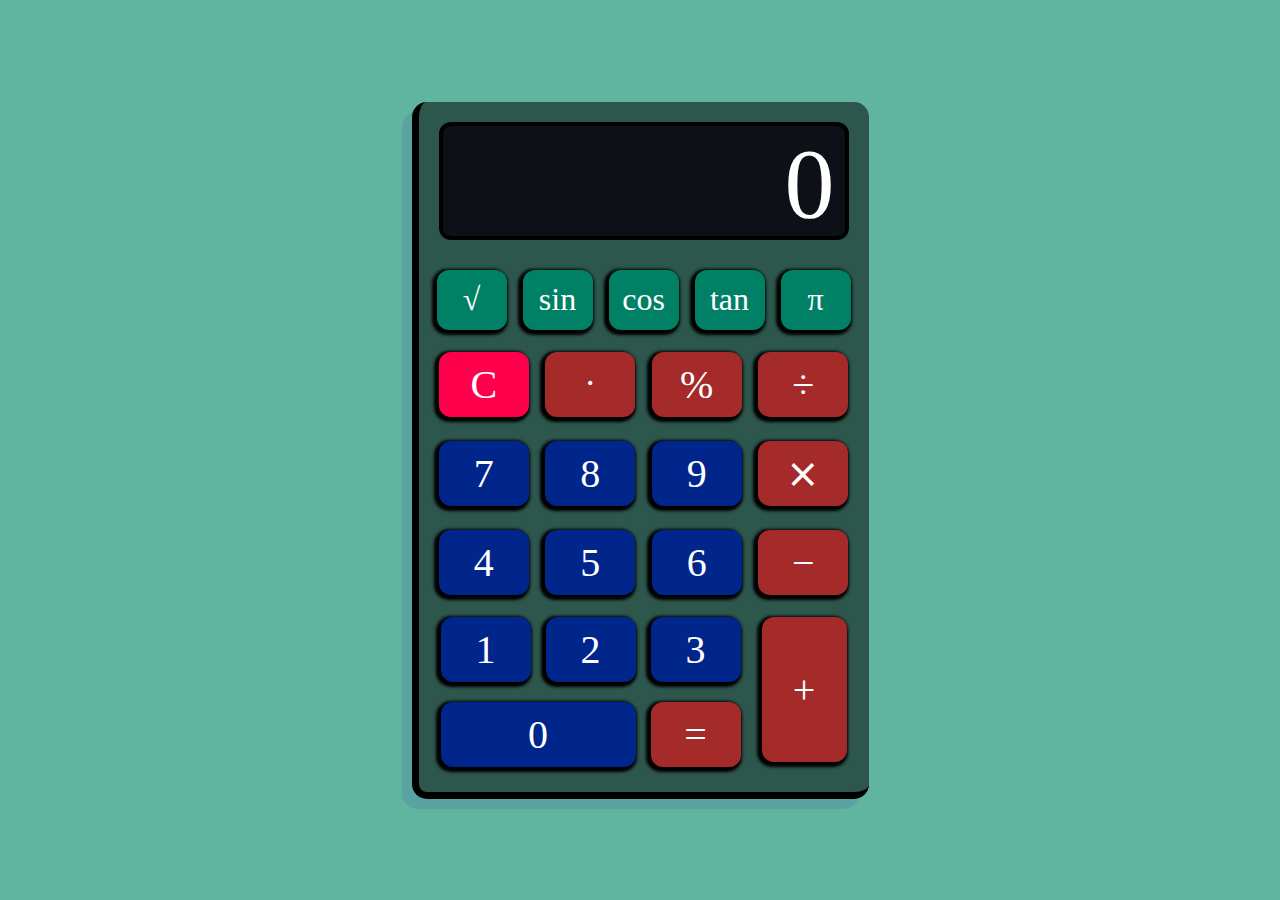
<file: calculator/index.html>
<!DOCTYPE html>
<html lang="en">
<head>
    <meta charset="UTF-8">
    <meta name="viewport" content="width=device-width, initial-scale=1.0">
    <title>Scientific Calculator</title>
    <link rel="stylesheet" href="./calc.css">
    <link rel="icon" href="./calcq.png" >
    <link href='https://unpkg.com/boxicons@2.1.4/css/boxicons.min.css' rel='stylesheet'>
</head>
<body>
    <div class="container">
        <div id="display">0</div>
        <div class="fr">
            <div class="one"  style="background-color: rgb(0,128,100);"  onclick="applyFunction('sqrt')">&Sqrt;</div>
            <div class="one"  style="background-color: rgb(0,128,100);"  onclick="applyFunction('sin')">sin</div>
            <div class="one"  style="background-color: rgb(0,128,100);"  onclick="applyFunction('cos')">cos</div>
            <div class="one"  style="background-color: rgb(0,128,100);"  onclick="applyFunction('tan')">tan</div>
            <div class="one"  style="background-color: rgb(0,128,100);"  onclick="appendSymbol('&pi;')">&pi;</div>
        </div>
        <div class="sec">
            <div class="two" style="background-color: rgb(255, 0, 76);" onclick="clearDisplay()">C</div>
            <div class="two" style="background-color: brown;"  onclick="append('.')">&dot;</div>
            <div class="three" style="background-color: brown;" onclick="append('%')">%</div>
            <div class="two" style="background-color: brown;" onclick="append('/')">&#247;</div>
        </div>
        <div class="trd">
            <div class="three" style="background-color: rgb(0, 37, 139);" onclick="append('7')">7</div>
            <div class="three" style="background-color: rgb(0, 37, 139);" onclick="append('8')">8</div>
            <div class="three" style="background-color: rgb(0, 37, 139);" onclick="append('9')">9</div>
            <div class="three" style="background-color: brown;"  onclick="append('*')">&Cross;</div>
        </div>
        <div class="fou">
            <div class="four" style="background-color: rgb(0, 37, 139);"  onclick="append('4')">4</div>
            <div class="four" style="background-color: rgb(0, 37, 139);"  onclick="append('5')">5</div>
            <div class="four" style="background-color: rgb(0, 37, 139);"  onclick="append('6')">6</div>
            <div class="four" style="background-color: brown;"  onclick="append('-')">&minus;</div>
        </div>
        <div class="last">
            <div class="dc">
                <div class="fif">
                    <div class="five"  style="background-color: rgb(0, 37, 139);" onclick="append('1')">1</div>
                    <div class="five" style="background-color: rgb(0, 37, 139);"  onclick="append('2')">2</div>
                    <div class="five" style="background-color: rgb(0, 37, 139);"  onclick="append('3')">3</div>
                </div>
                <div class="zero">
                   <div id="six"  style="background-color:rgb(0,37,139);"  onclick="append('0')">0</div>
                   <div id="seven" style="background-color: brown;"  onclick="calculate()">=</div>
                </div>
            </div>
            <div id="plus"  style="background-color: brown;"  onclick="append('+')">+</div>
        </div>
    </div>



    <script>
        const display =  document.getElementById('display');

        function append(value){
            if (display.textContent === '0'){
                display.textContent = value;
            }else{
                display.textContent += value;
            }
        }

        function clearDisplay(){
            display.textContent = '0';
        }

        function calculate(){
            try{
                const result = eval(display.textContent);
                display.textContent = result;
            }catch (error){
                display.textContent = 'Error';
            }
        }

        function appendSymbol(symbol){
            if(symbol === '&pi;'){
                append(Math.PI.toFixed(8));
            }
        }

        function applyFunction(func){
            try{
                const value = parseFloat(display.textContent);
                let result;
                switch(func){
                    case 'sin':
                        result = Math.sin(toRadians(value));
                        break;
                    case 'cos':
                        result = Math.cos(toRadians(value));
                        break;
                    case 'tan':
                        result = Math.tan(toRadians(value));
                        break;
                    case 'sqrt':
                        result = Math.sqrt(value);
                        break;
                }
                display.textContent = result;
            }catch (error){
                display.textContent = 'Error';
            }
        }

        function toRadians(degrees){
            return degrees * (Math.PI/180);
        }
    </script>
</body>
</html>
</file>
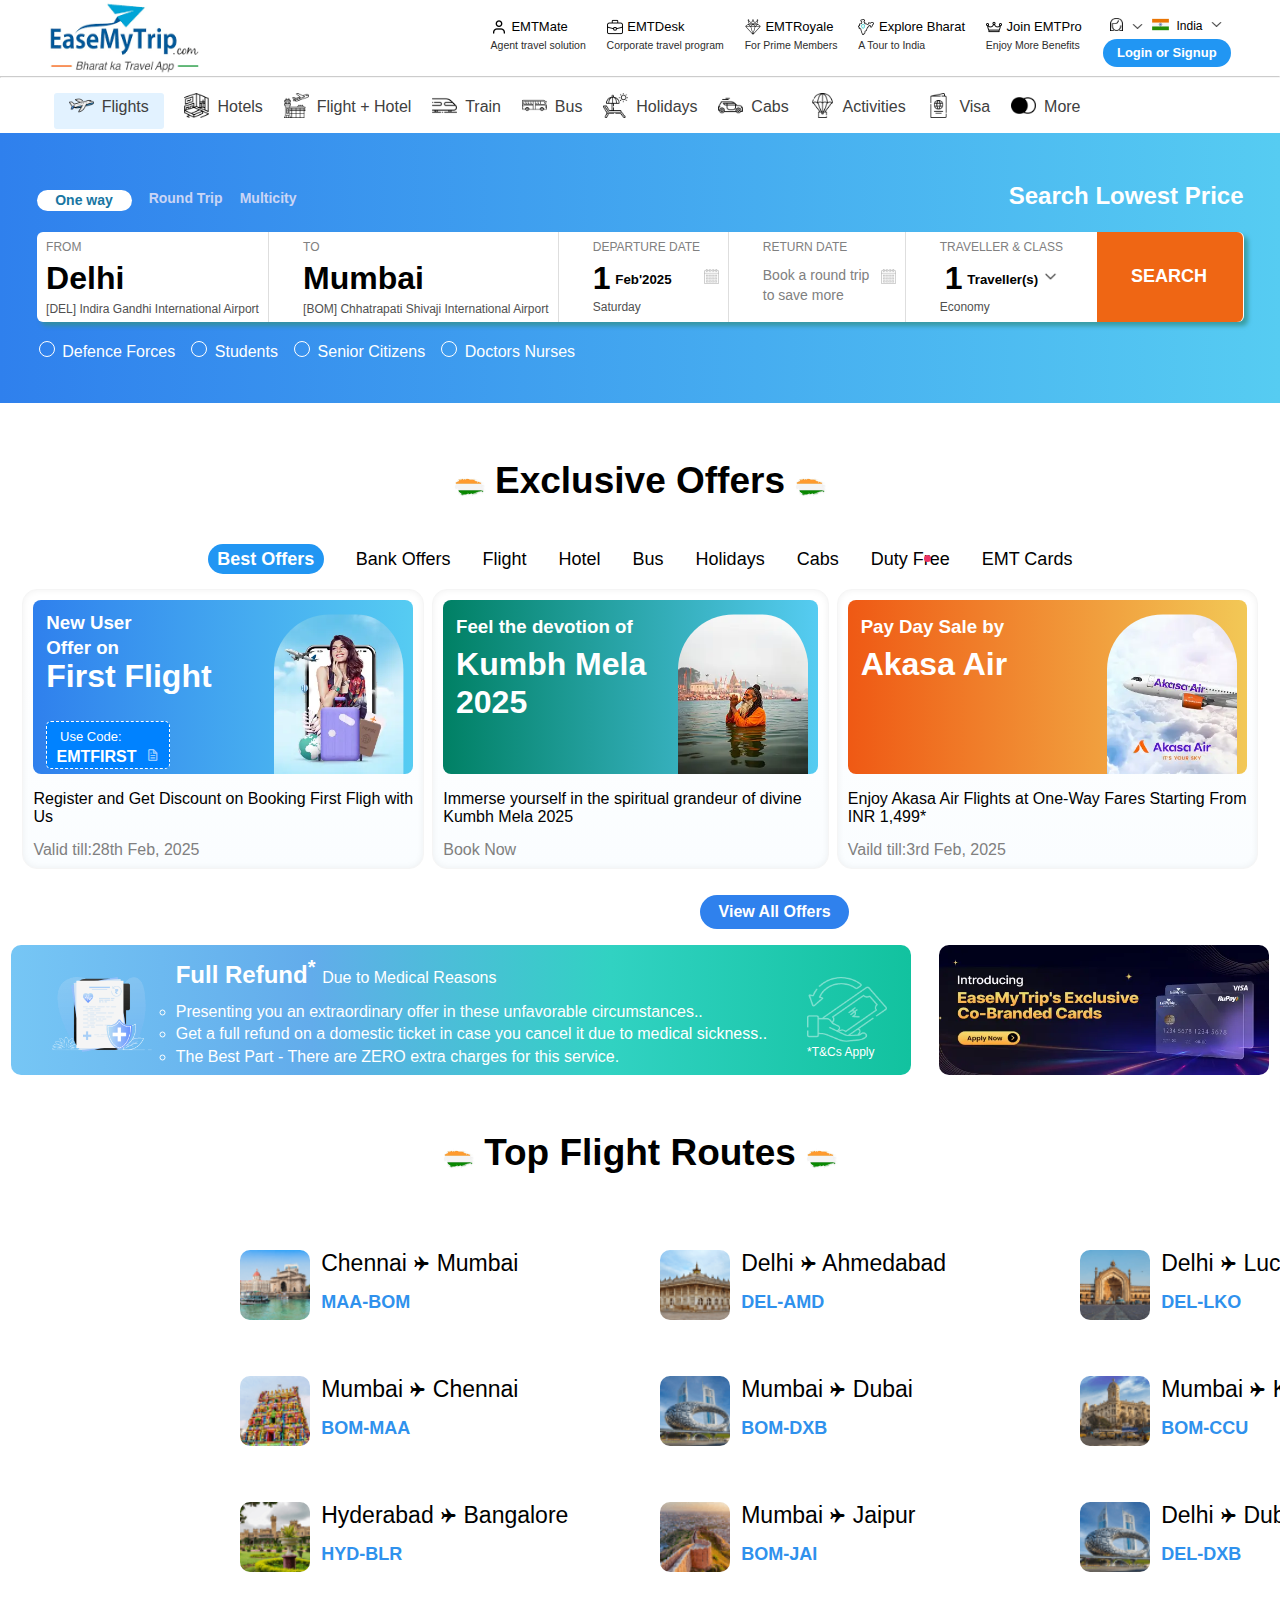
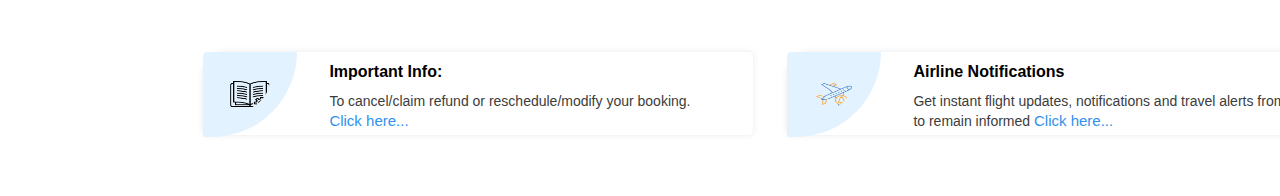
<file: easemytrip/index.html>
<!DOCTYPE html>
<html lang="en">
<head>
    <meta charset="UTF-8">
    <meta name="viewport" content="width=device-width, initial-scale=1.0">
    <title>EaseMyTrip.com - Book Flights,Hotels,Holidays,Bus & Train Tickets easemytrip.com</title>
    <link rel="stylesheet" href="./emt.css">
    <link rel="icon" type="image/png" href="./paper-plane.png">
    <link href='https://unpkg.com/boxicons@2.1.4/css/boxicons.min.css' rel='stylesheet'>
</head>
<body>
    <header>
        <img src="./easetrip.png">
        <div class="empty">
        </div>
        <div class="same">
            <div>
                <img src="./person.png">
                <a href="_blank">EMTMate</a>
            </div>
            <p>Agent travel solution</p>
        </div>
        <div class="same">
            <div>
                <img src="./suitcase.png">
                <a href="_blank">EMTDesk</a>
            </div>
            <p>Corporate travel program</p>
        </div>
        <div class="same">
            <div>
                <img src="./diamond.png">
                <a href="_blank">EMTRoyale</a>
            </div>
            <p>For Prime Members</p>
        </div>
        <div class="same">
            <div>
                <img src="./india-map.png">
                <a href="_blank">Explore Bharat</a>
            </div>
            <p>A Tour to India</p>
        </div>
        <div class="same">
            <div>
                <img src="./crown.png">
                <a href="_blank">Join EMTPro</a>
            </div>
            <p>Enjoy More Benefits</p>
        </div>
        <div class="diff">
            <div class="first">
                <img src="./avatar.png">
                <img src="./down-arrow.png">
                <img src="./fg.png">
                <p>India</p>
                <img src="./yehwa.png">
            </div>
            <button>Login or Signup</button>
        </div>
    </header>
    <hr>
    <div class="second">
        <div class="plane bg">
            <img src="./airplane.png">
            <span>Flights</span>
        </div>
        <div class="plane">
            <img src="./room.png">
            <span>Hotels</span>
        </div>
        <div class="plane">
            <img src="./airport.png">
            <span>Flight + Hotel</span>
        </div>
        <div class="plane">
            <img src="./train.png">
            <span>Train</span>
        </div>
        <div class="plane">
            <img src="./bus.png">
            <span>Bus</span>
        </div>
        <div class="plane">
            <img src="./summer-holidays.png">
            <span>Holidays</span>
        </div>
        <div class="plane">
            <img src="./cab.png">
            <span>Cabs</span>
        </div>
        <div class="plane">
            <img src="./parachute.png">
            <span>Activities</span>
        </div>
        <div class="plane">
            <img src="./passport.png">
            <span>Visa</span>
        </div>
        <div class="plane">
            <img src="./more.png">
            <span>More</span>
        </div>
        <div class="emp"></div>
    </div> 
    <div class="blue">
        <div class="one">
            <div class="trip">
                <p>One way</p>
                <p>Round Trip</p>
                <p>Multicity</p>
            </div>
            <div class="h2">
                <h2>Search Lowest Price</h2> 
            </div>
        </div>
        <div class="delhi">
            <div class="search er">
                <span>FROM</span>
                <h1>Delhi</h1>
                <p>[DEL] Indira Gandhi International Airport</p>
            </div>
            <div class="search df">
                <span>TO</span>
                <h1>Mumbai</h1>
                <p>[BOM] Chhatrapati Shivaji International Airport</p>
            </div>
            <div class="search sd">
                <span>DEPARTURE DATE</span>
                <div class="feb">
                    <h1>1</h1>
                    <h5>Feb'2025</h5> 
                    <img src="./calendar.png">
                </div>
                <p>Saturday</p>
            </div>
            <div class="search book">
                <span>RETURN DATE</span>
                <div class="round">
                    <h4>Book a round trip</h4>
                    <img  src="./calendar.png">
                </div>
                <h4>to save more</h4>
            </div>
            <div class="search uy">
                <span>TRAVELLER & CLASS</span>
                <div class="arr">
                    <h1>1</h1>
                    <h5>Traveller(s)</h5>
                    <img src="./down-arrow.png">
                </div>
            <p>Economy</p>
            </div>
            <div class="search1">
                <p>SEARCH</p>
            </div>
        </div>
        <div class="force">
            <div>
                <input type="radio" id="r1">
                <label for="r1">Defence Forces</label>
            </div>
            <div>
                <input type="radio" id="r2">
                <label for="r2">Students</label>
            </div>
            <div>
                <input type="radio" id="r3">
                <label for="r3">Senior Citizens</label>
            </div>
            <div>
                <input type="radio" id="r4">
                <label for="r4">Doctors Nurses</label>
            </div>
            <div id="just"></div>   
        </div>
    </div>
    <div id="bv">
        <img src="./flag.jpg">
        <p class="off">Exclusive Offers</p>
        <img src="./flag.jpg">
    </div>
    <div class="pink">
        <li>Best Offers</li>
        <li>Bank Offers</li>
        <li>Flight</li>
        <li>Hotel</li>
        <li>Bus</li>
        <li>Holidays</li>
        <li>Cabs</li>
        <li>Duty Free</li>
        <li>EMT Cards</li>
        <div></div>
    </div>
    <div class="three">
        <div class="flight">
            <div class="code">
                <div class="fr">
                    <h3>New User</h3>
                    <h3>Offer on</h3>
                    <h1>First Flight</h1>
                    <div id="ty"></div>
                    <div class="last">
                        <span>Use Code:</span>
                        <div>
                            <p>EMTFIRST</p>
                            <i class='bx bx-file'></i>
                        </div>
                    </div>
                </div>
                <img src="./emtfirst.webp">
            </div>
            <p>Register and Get Discount on Booking First Fligh with <br> Us</p>
            <span>Valid till:28th Feb, 2025</span>
        </div>
        <div class="mela">
            <div class="kumbh">
                <div class="feel">
                    <h3>Feel the devotion of</h3>
                    <h1>Kumbh Mela </h1>
                    <h1>2025</h1>
                </div>
                <img src="./kumbh-hp.webp">
            </div>
            <p>Immerse yourself in the spiritual grandeur of divine<br> Kumbh Mela 2025</p>
            <span>Book Now</span>
        </div>
        <div class="air">
            <div class="pay">
                <div>
                    <h3>Pay Day Sale by</h3>
                    <h1>Akasa Air</h1>
                </div>
                <img src="./akasa.webp">
            </div>
            <p>Enjoy Akasa Air Flights at One-Way Fares Starting From <br> INR 1,499*</p>
            <span>Vaild till:3rd Feb, 2025</span>
        </div>
    </div>
    <p id="view">View All Offers</p>
    <div class="app">
        <div class="ref">
            <img src="./full-ref-lft.png">
            <div class="list">
                <h2>Full Refund<sup>*</sup> <span>Due to Medical Reasons</span></h2>
                <div>
                    <li>Presenting you an extraordinary offer in these unfavorable circumstances..</li>
                    <li>Get a full refund on a domestic ticket in case you cancel it due to medical sickness..</li>
                    <li>The Best Part - There are ZERO extra charges for this service.</li>
                </div>
            </div>   
            <div class="tc">
                <img id="rt" src="./full-ref-rgt.png">
                <span>*T&Cs Apply</span>
            </div>
        </div>
        <img  id="wd" src="./banner.webp">
    </div>
    <div id="rout">
        <img src="./flag.jpg">
        <p id="top">Top Flight Routes</p>
        <img src="./flag.jpg">
    </div>
    <div class="maa">
        <div class="fs">
            <div class="fin">
                <img src="./mumbai-img.png">
                <div>
                    <p>Chennai <i class='bx bxs-plane bx-flip-horizontal' ></i> Mumbai</p>
                    <span>MAA-BOM</span>
                </div>
            </div>
            <div class="fin">
                <img src="./ahmedabad-img.png">
                <div>
                    <p>Delhi <i class='bx bxs-plane bx-flip-horizontal' ></i> Ahmedabad</p>
                    <span>DEL-AMD</span>
                </div>
            </div>
            <div class="fin">
                <img src="./lucknow-img.png">
                <div>
                    <p>Delhi <i class='bx bxs-plane bx-flip-horizontal' ></i> Lucknow</p>
                    <span>DEL-LKO</span>
                </div>
            </div>
        </div>
        <div class="fs">
            <div class="fin">
                <img src="./chennai-img.png">
                <div>
                    <p>Mumbai <i class='bx bxs-plane bx-flip-horizontal' ></i> Chennai</p>
                    <span>BOM-MAA</span>
                </div>
            </div>
            <div class="fin">
                <img src="./dubai-img.png">
                <div>
                    <p>Mumbai <i class='bx bxs-plane bx-flip-horizontal' ></i> Dubai</p>
                    <span>BOM-DXB</span>
                </div>
            </div>
            <div class="fin">
                <img src="./kolkata-img.png">
                <div>
                    <p>Mumbai <i class='bx bxs-plane bx-flip-horizontal' ></i> Kolkata</p>
                    <span>BOM-CCU</span>
                </div>
            </div>
        </div>
        <div class="fs">
            <div class="fin">
                <img src="./bangalore-img.png">
                <div >
                    <p>Hyderabad <i class='bx bxs-plane bx-flip-horizontal' ></i> Bangalore</p>
                    <span>HYD-BLR</span>
                </div>
            </div>
            <div class="fin">
                <img src="./jaipur-img.png">
                <div>
                    <p>Mumbai <i class='bx bxs-plane bx-flip-horizontal' ></i> Jaipur</p>
                    <span>BOM-JAI</span>
                </div>
            </div>
            <div class="fin">
                <img src="./dubai-img.png">
                <div>
                    <p>Delhi <i class='bx bxs-plane bx-flip-horizontal' ></i> Dubai</p>
                    <span>DEL-DXB</span>
                </div>
            </div>
        </div>
    </div>
    <div class="at">
        <div class="xx">
            <img src="./manual.png">
            <div class="man">
                <div class="rem">
                    <p>Important Info:</p>
                    <span>To cancel/claim refund or reschedule/modify your booking.<br><a href="_blank">Click here...</a></span>
                </div>
            </div>
        </div>
        <div class="xx hy">
            <img src="./reminder.png">
            <div class="man">
                <div class="rem">
                    <p>Airline Notifications</p>
                    <span>Get instant flight updates, notifications and travel alerts from airlines<br>to remain informed <a href="_blank">Click here...</a></span>
                </div>
            </div>
        </div>
    </div>
    <div id="gh"></div>
    </body>
</html>
</file>
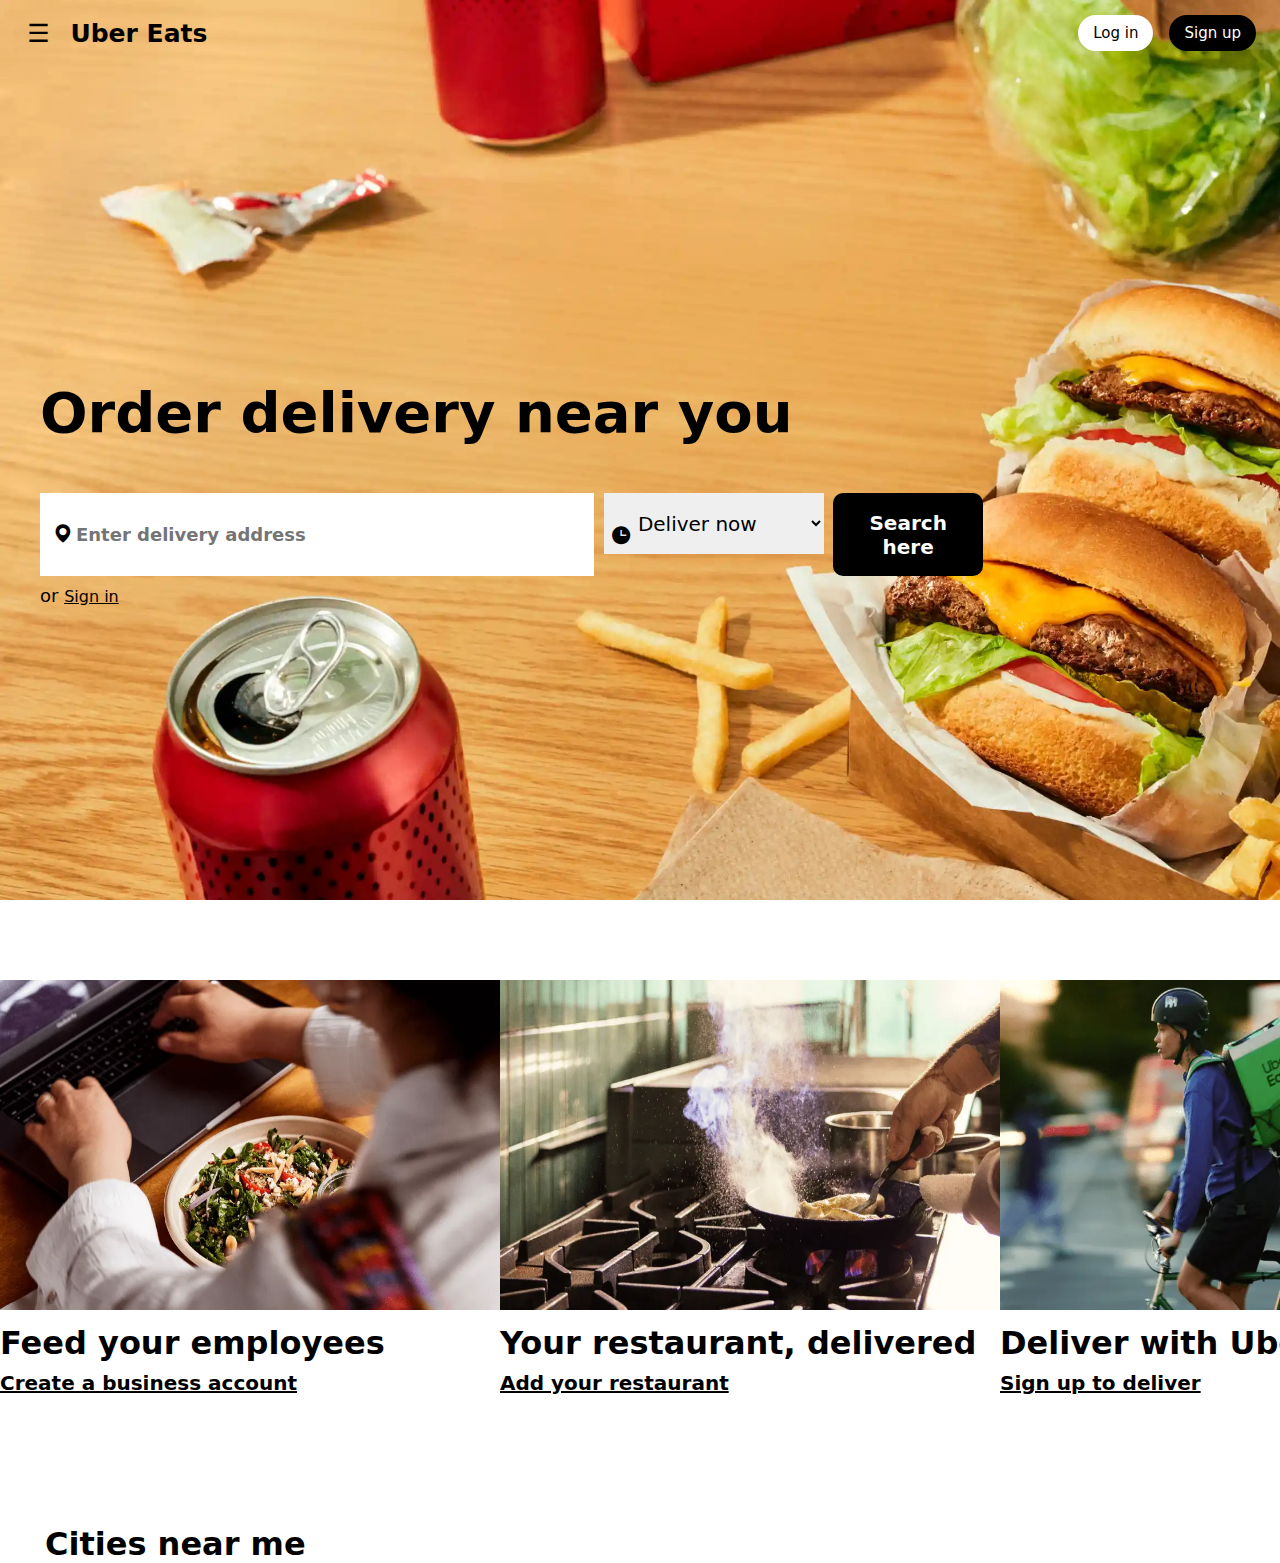
<file: ubereats/index.html>
<!DOCTYPE html>
<html lang="en">
<head>
    <meta charset="UTF-8">
    <meta name="viewport" content="width=device-width, initial-scale=1.0">
    <title>Uber Eats</title>
    <link rel="stylesheet" href="./style.css">
    <link rel="icon" type="image/png" href="./favicon.png">
    <link href='https://unpkg.com/boxicons@2.1.4/css/boxicons.min.css' rel='stylesheet'>
</head>
<body>
    <header>
        <div class="logo">
             <p>&#9776</p>
             <p>Uber <span>Eats</span></p>
        </div>
        <div class="authbutton">
             <button>Log in</button>
             <button>Sign up</button>
        </div>
    </header>
    <div class="banner">
    </div>
    <div class="search-container">
        <div>
            <h1>Order delivery near you</h1>
        </div>
        <div class="search-inputs">
            <div class="th">
                <i class='bx bxs-map' style="left:12px;"></i>
                <input type="text" placeholder="Enter delivery address" name="address">
            </div>
            <div class="deliver">
                <i class='bx bxs-time' style="left:570px; top:144px;"></i>
                <select>
                    <option><i class='bx bxs-time'></i> &nbsp Deliver now</option>
                    <option><i class='bx bxs-calendar-event'></i> &nbsp  Schedule for later</option>
                </select>
            </div>
            <div>
                <button>Search here</button> 
            </div>
           
        </div>
    </div>
    <div class="sign">
        <p>or <a href="_blank">Sign in</a></p>
    </div>
    <div class="img">
        <div class="feed">
            <a href="_blank"><img src="./1.webp"></a>
            <a href="_blank">Feed your employees</a>
            <a href="_blank">Create a business account</a>
        </div>
        <div class="your">
            <a href="_blank"><img src="./2.webp"></a>
            <a href="_blank">Your restaurant, delivered</a>
            <a href="_blank">Add your restaurant</a>
        </div>
        <div class="uber">
            <a href="_blank"><img src="./3.webp"></a>
            <a href="_blank">Deliver with Uber</a>
            <a href="_blank">Sign up to deliver</a>
        </div>
    </div>
    <h1 id="city">Cities near me</h1>
</body>
</html>
</file>
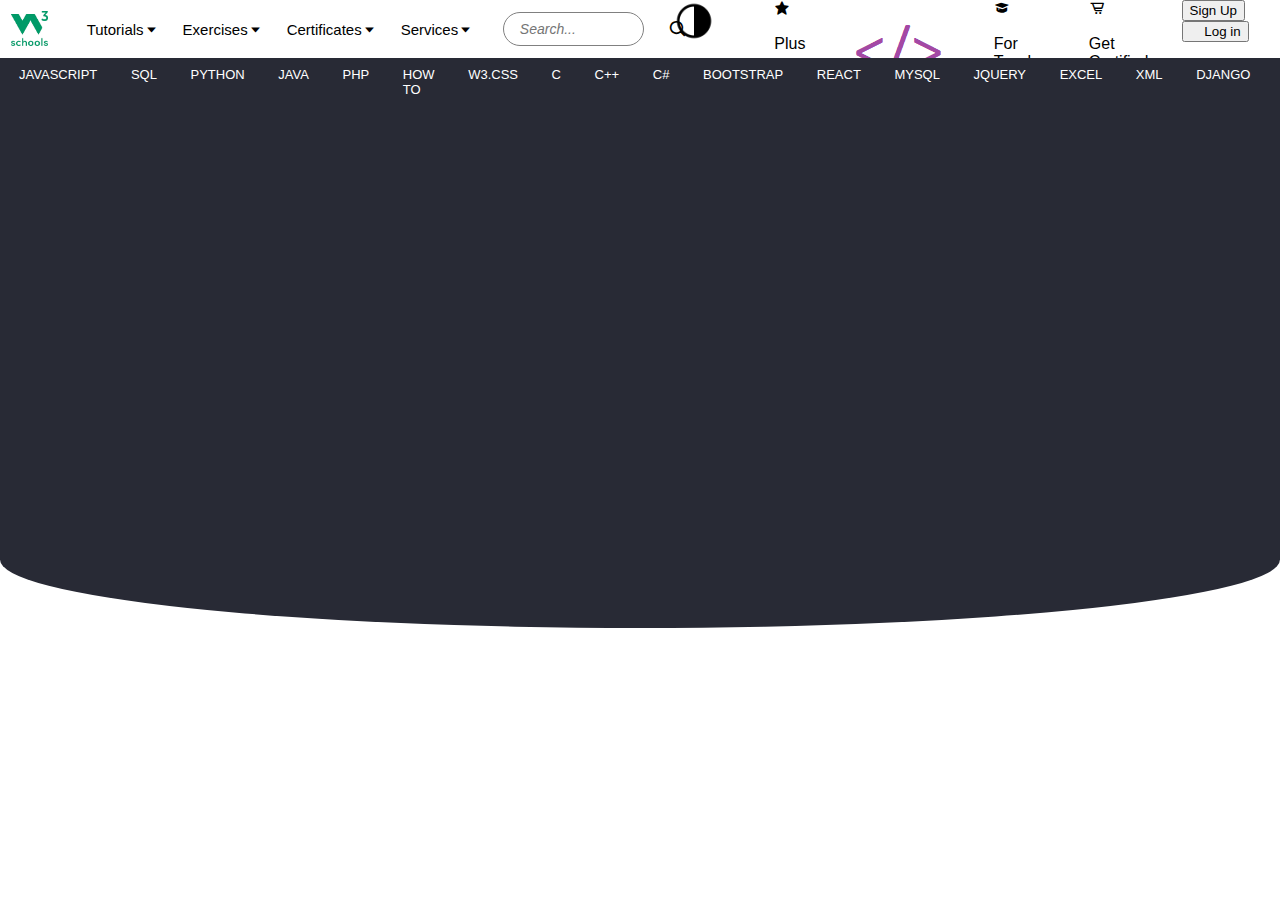
<file: w3school/index.html>
<!DOCTYPE html>
<html lang="en">
<head>
    <meta charset="UTF-8">
    <meta name="viewport" content="width=device-width, initial-scale=1.0">
    <title>W3 School</title>
    <link rel="stylesheet" href="./w3.css">
    <link href='https://unpkg.com/boxicons@2.1.4/css/boxicons.min.css' rel='stylesheet'>
</head>
<body>
    <nav>
        <img id="w3" src="[data-uri]">
        <div class="arrow">
            <div>
                <p>Tutorials</p>
                <i class='bx bx-caret-down'></i>
            </div>
            <div>
                <p>Exercises</p>
                <i class='bx bx-caret-down'></i>
            </div>
            <div>
                <p>Certificates</p>
                <i class='bx bx-caret-down'></i>
            </div>
            <div>
                <p>Services</p>
                <i class='bx bx-caret-down'></i>
            </div>
        </div>
        <div class="search">
            <input type="text" placeholder="&nbsp Search...">
            <i class='bx bx-search' ></i>
        </div>
        <img id="crcle" src="./circle.png">
        &nbsp
        <div class="star">
            <i class='bx bxs-star' ></i>
            <p>Plus</p>
        </div>
        <div class="tag">
            <img src="./tag.png">
            <p>Spaces</p>
        </div>
        <div class="cap">
            <i class='bx bxs-graduation'></i>
            <p>For Teachers</p>
        </div>
        <div class="cart">
            <i class='bx bx-cart-alt'></i>
            <p>Get Certified</p>
        </div>
        <div class="button">
            <button>Sign Up</button>
            <button>&nbsp &nbsp Log in</button>
        </div>
    </nav>
    <div class="first">
        <ul>
            <li>HTML</li>
            <li>CSS</li>
            <li>JAVASCRIPT</li>
            <li>SQL</li>
            <li>PYTHON</li>
            <li>JAVA</li>
            <li>PHP</li>
            <li>HOW TO</li>
            <li>W3.CSS</li>
            <li>C</li>
            <li>C++</li>
            <li>C#</li>
            <li>BOOTSTRAP</li>
            <li>REACT</li>
            <li>MYSQL</li>
            <li>JQUERY</li>
            <li>EXCEL</li>
            <li>XML</li>
            <li>DJANGO</li>
            <li>NUMPY</li>
            <li>PAN</li>
        </ul>
    </div>
</body>
</html>
</file>
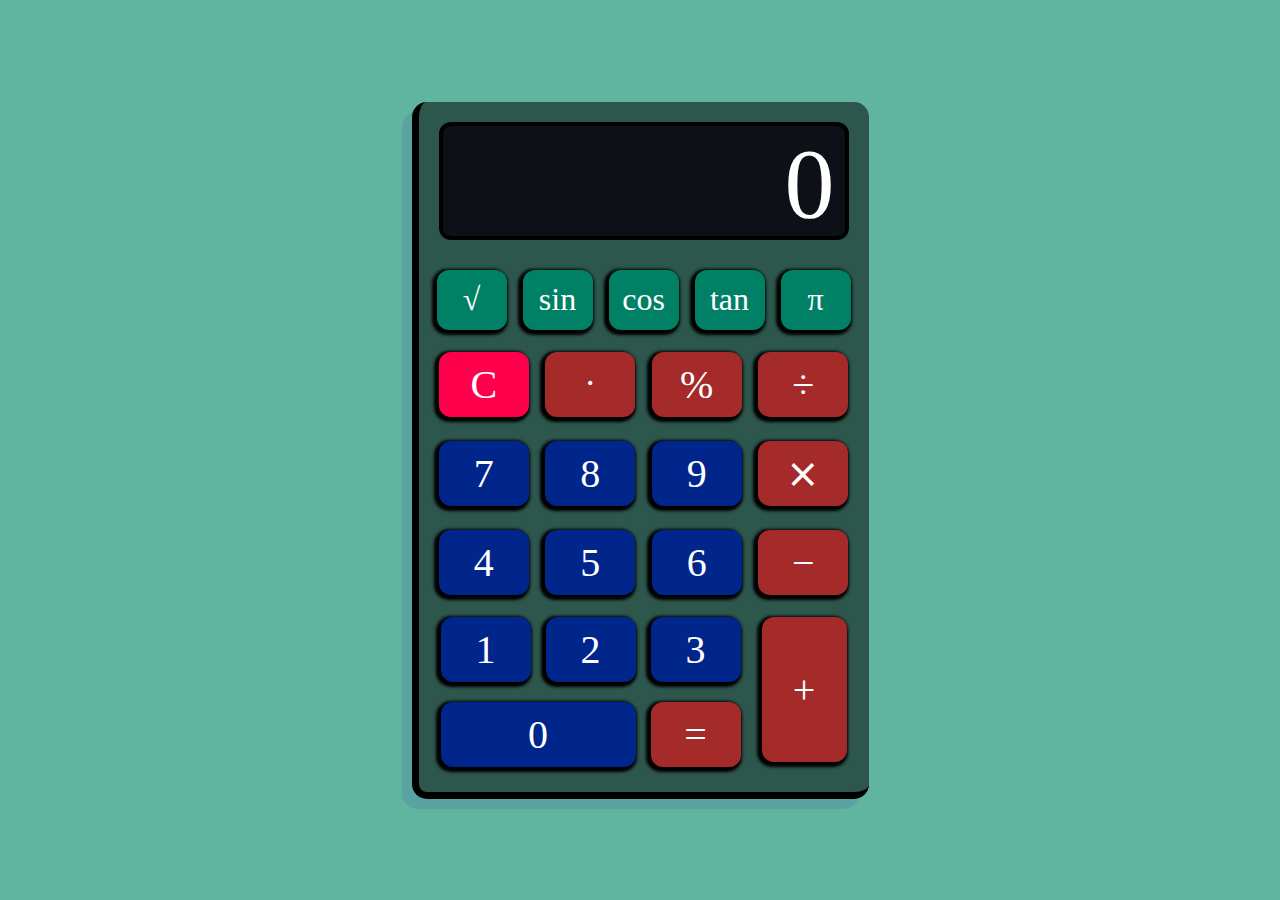
<file: calculator.html>
<!DOCTYPE html>
<html lang="en">
<head>
    <meta charset="UTF-8">
    <meta name="viewport" content="width=device-width, initial-scale=1.0">
    <title>Scientific Calculator</title>
    <link rel="stylesheet" href="./calc.css">
    <link rel="icon" href="Icons/calcq.png" >
    <link href='https://unpkg.com/boxicons@2.1.4/css/boxicons.min.css' rel='stylesheet'>
</head>
<body>
    <div class="container">
        <div id="display">0</div>
        <div class="fr">
            <div class="one"  style="background-color: rgb(0,128,100);"  onclick="applyFunction('sqrt')">&Sqrt;</div>
            <div class="one"  style="background-color: rgb(0,128,100);"  onclick="applyFunction('sin')">sin</div>
            <div class="one"  style="background-color: rgb(0,128,100);"  onclick="applyFunction('cos')">cos</div>
            <div class="one"  style="background-color: rgb(0,128,100);"  onclick="applyFunction('tan')">tan</div>
            <div class="one"  style="background-color: rgb(0,128,100);"  onclick="appendSymbol('&pi;')">&pi;</div>
        </div>
        <div class="sec">
            <div class="two" style="background-color: rgb(255, 0, 76);" onclick="clearDisplay()">C</div>
            <div class="two" style="background-color: brown;"  onclick="append('.')">&dot;</div>
            <div class="three" style="background-color: brown;" onclick="append('%')">%</div>
            <div class="two" style="background-color: brown;" onclick="append('/')">&#247;</div>
        </div>
        <div class="trd">
            <div class="three" style="background-color: rgb(0, 37, 139);" onclick="append('7')">7</div>
            <div class="three" style="background-color: rgb(0, 37, 139);" onclick="append('8')">8</div>
            <div class="three" style="background-color: rgb(0, 37, 139);" onclick="append('9')">9</div>
            <div class="three" style="background-color: brown;"  onclick="append('*')">&Cross;</div>
        </div>
        <div class="fou">
            <div class="four" style="background-color: rgb(0, 37, 139);"  onclick="append('4')">4</div>
            <div class="four" style="background-color: rgb(0, 37, 139);"  onclick="append('5')">5</div>
            <div class="four" style="background-color: rgb(0, 37, 139);"  onclick="append('6')">6</div>
            <div class="four" style="background-color: brown;"  onclick="append('-')">&minus;</div>
        </div>
        <div class="last">
            <div class="dc">
                <div class="fif">
                    <div class="five"  style="background-color: rgb(0, 37, 139);" onclick="append('1')">1</div>
                    <div class="five" style="background-color: rgb(0, 37, 139);"  onclick="append('2')">2</div>
                    <div class="five" style="background-color: rgb(0, 37, 139);"  onclick="append('3')">3</div>
                </div>
                <div class="zero">
                   <div id="six"  style="background-color:rgb(0,37,139);"  onclick="append('0')">0</div>
                   <div id="seven" style="background-color: brown;"  onclick="calculate()">=</div>
                </div>
            </div>
            <div id="plus"  style="background-color: brown;"  onclick="append('+')">+</div>
        </div>
    </div>



    <script>
        const display =  document.getElementById('display');

        function append(value){
            if (display.textContent === '0'){
                display.textContent = value;
            }else{
                display.textContent += value;
            }
        }

        function clearDisplay(){
            display.textContent = '0';
        }

        function calculate(){
            try{
                const result = eval(display.textContent);
                display.textContent = result;
            }catch (error){
                display.textContent = 'Error';
            }
        }

        function appendSymbol(symbol){
            if(symbol === '&pi;'){
                append(Math.PI.toFixed(8));
            }
        }

        function applyFunction(func){
            try{
                const value = parseFloat(display.textContent);
                let result;
                switch(func){
                    case 'sin':
                        result = Math.sin(toRadians(value));
                        break;
                    case 'cos':
                        result = Math.cos(toRadians(value));
                        break;
                    case 'tan':
                        result = Math.tan(toRadians(value));
                        break;
                    case 'sqrt':
                        result = Math.sqrt(value);
                        break;
                }
                display.textContent = result;
            }catch (error){
                display.textContent = 'Error';
            }
        }

        function toRadians(degrees){
            return degrees * (Math.PI/180);
        }
    </script>
</body>
</html>
</file>
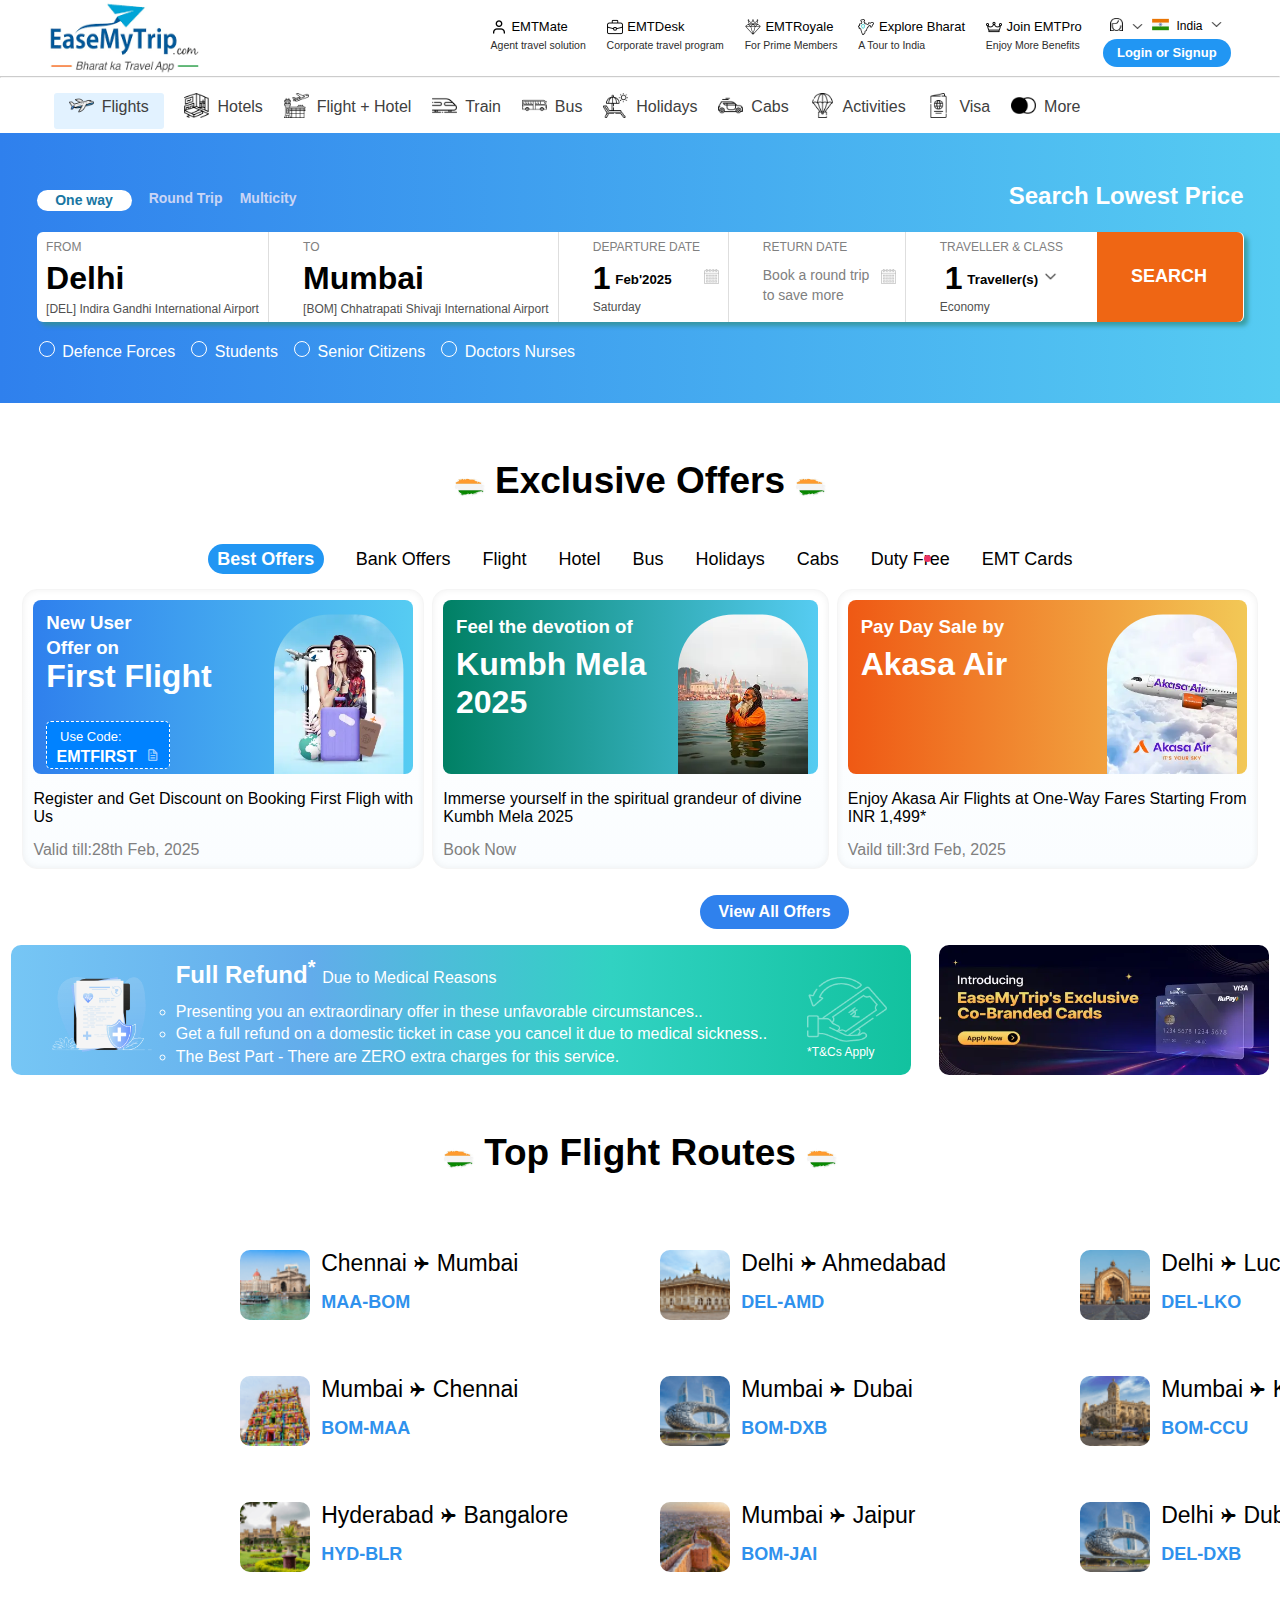
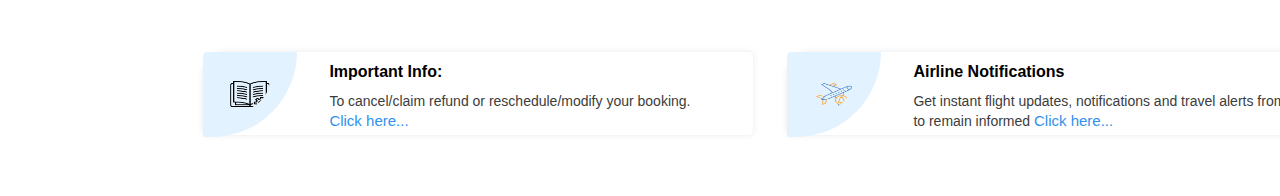
<file: easemytrip.html>
<!DOCTYPE html>
<html lang="en">
<head>
    <meta charset="UTF-8">
    <meta name="viewport" content="width=device-width, initial-scale=1.0">
    <title>EaseMyTrip.com - Book Flights,Hotels,Holidays,Bus & Train Tickets easemytrip.com</title>
    <link rel="stylesheet" href="./emt.css">
    <link rel="icon" type="image/png" href="Icons/paper-plane.png">
    <link href='https://unpkg.com/boxicons@2.1.4/css/boxicons.min.css' rel='stylesheet'>
</head>
<body>
    <header>
        <img src="./easetrip.png">
        <div class="empty">
        </div>
        <div class="same">
            <div>
                <img src="Icons/person.png">
                <a href="_blank">EMTMate</a>
            </div>
            <p>Agent travel solution</p>
        </div>
        <div class="same">
            <div>
                <img src="Icons/suitcase.png">
                <a href="_blank">EMTDesk</a>
            </div>
            <p>Corporate travel program</p>
        </div>
        <div class="same">
            <div>
                <img src="Icons/diamond.png">
                <a href="_blank">EMTRoyale</a>
            </div>
            <p>For Prime Members</p>
        </div>
        <div class="same">
            <div>
                <img src="Icons/india-map.png">
                <a href="_blank">Explore Bharat</a>
            </div>
            <p>A Tour to India</p>
        </div>
        <div class="same">
            <div>
                <img src="Icons/crown.png">
                <a href="_blank">Join EMTPro</a>
            </div>
            <p>Enjoy More Benefits</p>
        </div>
        <div class="diff">
            <div class="first">
                <img src="Icons/avatar.png">
                <img src="Icons/down-arrow.png">
                <img src="Icons/flag.png">
                <p>India</p>
                <img src="Icons/yehwa.png">
            </div>
            <button>Login or Signup</button>
        </div>
    </header>
    <hr>
    <div class="second">
        <div class="plane bg">
            <img src="Icons/airplane.png">
            <span>Flights</span>
        </div>
        <div class="plane">
            <img src="Icons/room.png">
            <span>Hotels</span>
        </div>
        <div class="plane">
            <img src="Icons/airport.png">
            <span>Flight + Hotel</span>
        </div>
        <div class="plane">
            <img src="Icons/train.png">
            <span>Train</span>
        </div>
        <div class="plane">
            <img src="Icons/bus.png">
            <span>Bus</span>
        </div>
        <div class="plane">
            <img src="Icons/summer-holidays.png">
            <span>Holidays</span>
        </div>
        <div class="plane">
            <img src="Icons/cab.png">
            <span>Cabs</span>
        </div>
        <div class="plane">
            <img src="Icons/parachute.png">
            <span>Activities</span>
        </div>
        <div class="plane">
            <img src="Icons/passport.png">
            <span>Visa</span>
        </div>
        <div class="plane">
            <img src="Icons/more.png">
            <span>More</span>
        </div>
        <div class="emp"></div>
    </div> 
    <div class="blue">
        <div class="one">
            <div class="trip">
                <p>One way</p>
                <p>Round Trip</p>
                <p>Multicity</p>
            </div>
            <div class="h2">
                <h2>Search Lowest Price</h2> 
            </div>
        </div>
        <div class="delhi">
            <div class="search er">
                <span>FROM</span>
                <h1>Delhi</h1>
                <p>[DEL] Indira Gandhi International Airport</p>
            </div>
            <div class="search df">
                <span>TO</span>
                <h1>Mumbai</h1>
                <p>[BOM] Chhatrapati Shivaji International Airport</p>
            </div>
            <div class="search sd">
                <span>DEPARTURE DATE</span>
                <div class="feb">
                    <h1>1</h1>
                    <h5>Feb'2025</h5> 
                    <img src="Icons/calendar.png">
                </div>
                <p>Saturday</p>
            </div>
            <div class="search book">
                <span>RETURN DATE</span>
                <div class="round">
                    <h4>Book a round trip</h4>
                    <img  src="Icons/calendar.png">
                </div>
                <h4>to save more</h4>
            </div>
            <div class="search uy">
                <span>TRAVELLER & CLASS</span>
                <div class="arr">
                    <h1>1</h1>
                    <h5>Traveller(s)</h5>
                    <img src="Icons/down-arrow.png">
                </div>
            <p>Economy</p>
            </div>
            <div class="search1">
                <p>SEARCH</p>
            </div>
        </div>
        <div class="force">
            <div>
                <input type="radio" id="r1">
                <label for="r1">Defence Forces</label>
            </div>
            <div>
                <input type="radio" id="r2">
                <label for="r2">Students</label>
            </div>
            <div>
                <input type="radio" id="r3">
                <label for="r3">Senior Citizens</label>
            </div>
            <div>
                <input type="radio" id="r4">
                <label for="r4">Doctors Nurses</label>
            </div>
            <div id="just"></div>   
        </div>
    </div>
    <div id="bv">
        <img src="Icons/bef.jpg">
        <p class="off">Exclusive Offers</p>
        <img src="Icons/bef.jpg">
    </div>
    <div class="pink">
        <li>Best Offers</li>
        <li>Bank Offers</li>
        <li>Flight</li>
        <li>Hotel</li>
        <li>Bus</li>
        <li>Holidays</li>
        <li>Cabs</li>
        <li>Duty Free</li>
        <li>EMT Cards</li>
        <div></div>
    </div>
    <div class="three">
        <div class="flight">
            <div class="code">
                <div class="fr">
                    <h3>New User</h3>
                    <h3>Offer on</h3>
                    <h1>First Flight</h1>
                    <div id="ty"></div>
                    <div class="last">
                        <span>Use Code:</span>
                        <div>
                            <p>EMTFIRST</p>
                            <i class='bx bx-file'></i>
                        </div>
                    </div>
                </div>
                <img src="Icons/emtfirst.webp">
            </div>
            <p>Register and Get Discount on Booking First Fligh with <br> Us</p>
            <span>Valid till:28th Feb, 2025</span>
        </div>
        <div class="mela">
            <div class="kumbh">
                <div class="feel">
                    <h3>Feel the devotion of</h3>
                    <h1>Kumbh Mela </h1>
                    <h1>2025</h1>
                </div>
                <img src="Icons/kumbh-hp.webp">
            </div>
            <p>Immerse yourself in the spiritual grandeur of divine<br> Kumbh Mela 2025</p>
            <span>Book Now</span>
        </div>
        <div class="air">
            <div class="pay">
                <div>
                    <h3>Pay Day Sale by</h3>
                    <h1>Akasa Air</h1>
                </div>
                <img src="Icons/akasa.webp">
            </div>
            <p>Enjoy Akasa Air Flights at One-Way Fares Starting From <br> INR 1,499*</p>
            <span>Vaild till:3rd Feb, 2025</span>
        </div>
    </div>
    <p id="view">View All Offers</p>
    <div class="app">
        <div class="ref">
            <img src="Icons/full-ref-lft.png">
            <div class="list">
                <h2>Full Refund<sup>*</sup> <span>Due to Medical Reasons</span></h2>
                <div>
                    <li>Presenting you an extraordinary offer in these unfavorable circumstances..</li>
                    <li>Get a full refund on a domestic ticket in case you cancel it due to medical sickness..</li>
                    <li>The Best Part - There are ZERO extra charges for this service.</li>
                </div>
            </div>   
            <div class="tc">
                <img id="rt" src="Icons/full-ref-rgt.png">
                <span>*T&Cs Apply</span>
            </div>
        </div>
        <img  id="wd" src="Icons/banner.webp">
    </div>
    <div id="rout">
        <img src="Icons/bef.jpg">
        <p id="top">Top Flight Routes</p>
        <img src="Icons/bef.jpg">
    </div>
    <div class="maa">
        <div class="fs">
            <div class="fin">
                <img src="Icons/mumbai-img.png">
                <div>
                    <p>Chennai <i class='bx bxs-plane bx-flip-horizontal' ></i> Mumbai</p>
                    <span>MAA-BOM</span>
                </div>
            </div>
            <div class="fin">
                <img src="Icons/ahmedabad-img.png">
                <div>
                    <p>Delhi <i class='bx bxs-plane bx-flip-horizontal' ></i> Ahmedabad</p>
                    <span>DEL-AMD</span>
                </div>
            </div>
            <div class="fin">
                <img src="Icons/lucknow-img.png">
                <div>
                    <p>Delhi <i class='bx bxs-plane bx-flip-horizontal' ></i> Lucknow</p>
                    <span>DEL-LKO</span>
                </div>
            </div>
        </div>
        <div class="fs">
            <div class="fin">
                <img src="Icons/chennai-img.png">
                <div>
                    <p>Mumbai <i class='bx bxs-plane bx-flip-horizontal' ></i> Chennai</p>
                    <span>BOM-MAA</span>
                </div>
            </div>
            <div class="fin">
                <img src="Icons/dubai-img.png">
                <div>
                    <p>Mumbai <i class='bx bxs-plane bx-flip-horizontal' ></i> Dubai</p>
                    <span>BOM-DXB</span>
                </div>
            </div>
            <div class="fin">
                <img src="Icons/kolkata-img.png">
                <div>
                    <p>Mumbai <i class='bx bxs-plane bx-flip-horizontal' ></i> Kolkata</p>
                    <span>BOM-CCU</span>
                </div>
            </div>
        </div>
        <div class="fs">
            <div class="fin">
                <img src="Icons/bangalore-img.png">
                <div >
                    <p>Hyderabad <i class='bx bxs-plane bx-flip-horizontal' ></i> Bangalore</p>
                    <span>HYD-BLR</span>
                </div>
            </div>
            <div class="fin">
                <img src="Icons/jaipur-img.png">
                <div>
                    <p>Mumbai <i class='bx bxs-plane bx-flip-horizontal' ></i> Jaipur</p>
                    <span>BOM-JAI</span>
                </div>
            </div>
            <div class="fin">
                <img src="Icons/dubai-img.png">
                <div>
                    <p>Delhi <i class='bx bxs-plane bx-flip-horizontal' ></i> Dubai</p>
                    <span>DEL-DXB</span>
                </div>
            </div>
        </div>
    </div>
    <div class="at">
        <div class="xx">
            <img src="Icons/manual.png">
            <div class="man">
                <div class="rem">
                    <p>Important Info:</p>
                    <span>To cancel/claim refund or reschedule/modify your booking.<br><a href="_blank">Click here...</a></span>
                </div>
            </div>
        </div>
        <div class="xx hy">
            <img src="Icons/reminder.png">
            <div class="man">
                <div class="rem">
                    <p>Airline Notifications</p>
                    <span>Get instant flight updates, notifications and travel alerts from airlines<br>to remain informed <a href="_blank">Click here...</a></span>
                </div>
            </div>
        </div>
    </div>
    <div id="gh"></div>
    </body>
</html>
</file>
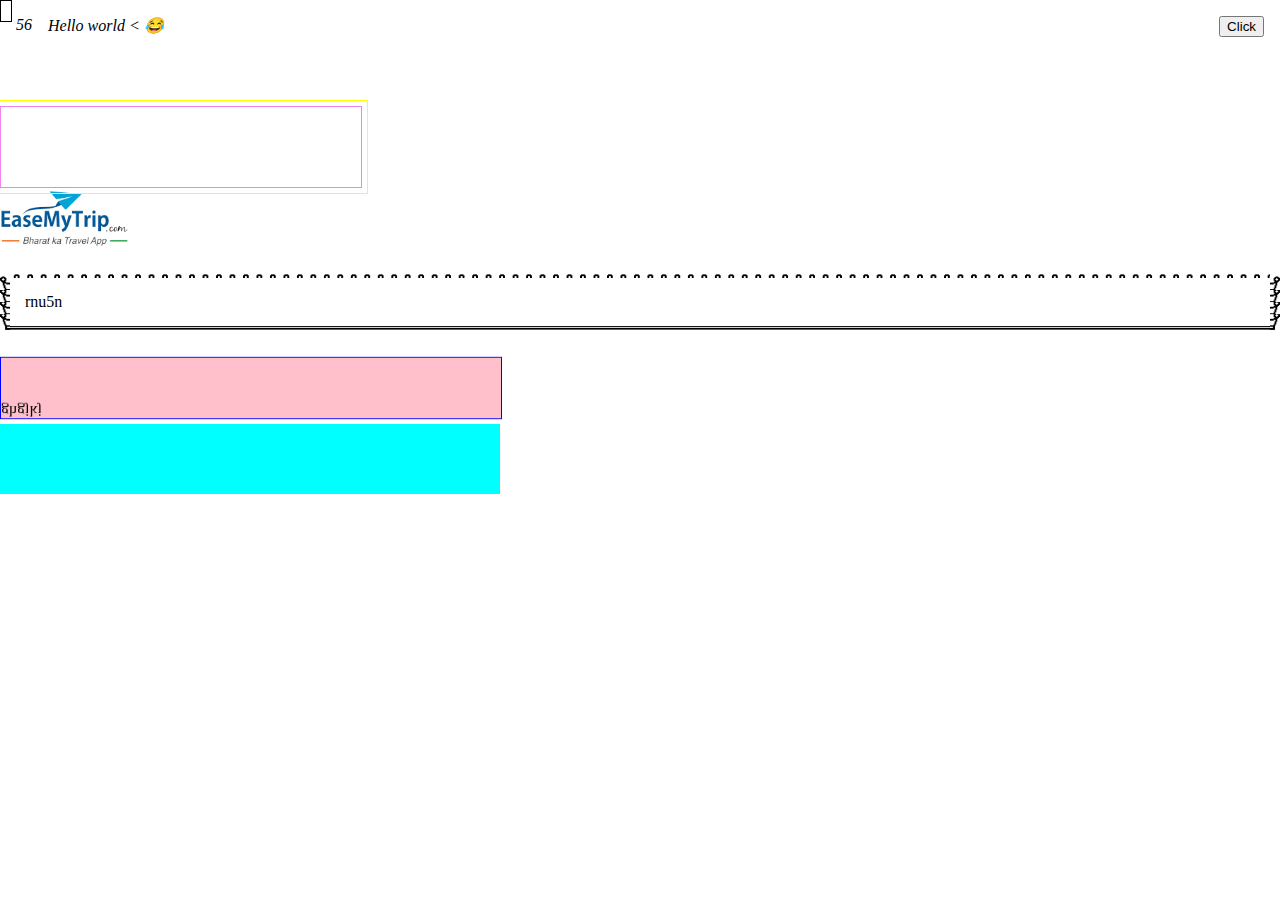
<file: example.html>
<!DOCTYPE html>
<html lang="en">
<head>
    <meta charset="UTF-8">
    <meta name="viewport" content="width=device-width, initial-scale=1.0">
    <title>My practice</title>
    <link rel="stylesheet" href="example.css">
</head>
<body>
    <header>
        <div class="second">
            <p>56</p>
            <p id="demo">Hello world &#60; &#128514;</p>
        </div>

        <div class="third">
            <button type="button" onclick="change()">Click</button>
        </div>
        </div>  
    </header>
    <script>
        function change(){
            document.getElementById("demo").style.color = "red";
        }
    </script>
    <canvas id="re" height="20px" width="10px" style="border:1px solid black;"></canvas>
    <div id="fr" ondrop="drop(event)" ondragover="allowDrop(event)"></div>
    <img id="drag" src="./easetrip.png" draggable="true" ondragstart="drag(event)" height="60px">
    <script>
        function allowDrop(ev) {
            ev.preventDefault();
        }
        function drag(ev) {
            ev.dataTransfer.setData("text", ev.target.id);
        }
        function drop(ev) {
            ev.preventDefault();
            var data = ev.dataTransfer.getData("text");
            ev.target.appendChild(document.getElementById(data));
        }
    </script>
    <p class="j4">rnu5n</p>
    <div class="bv">ghgjkj</div>
    <div id="jh"></div>
</body>
</html>
</file>
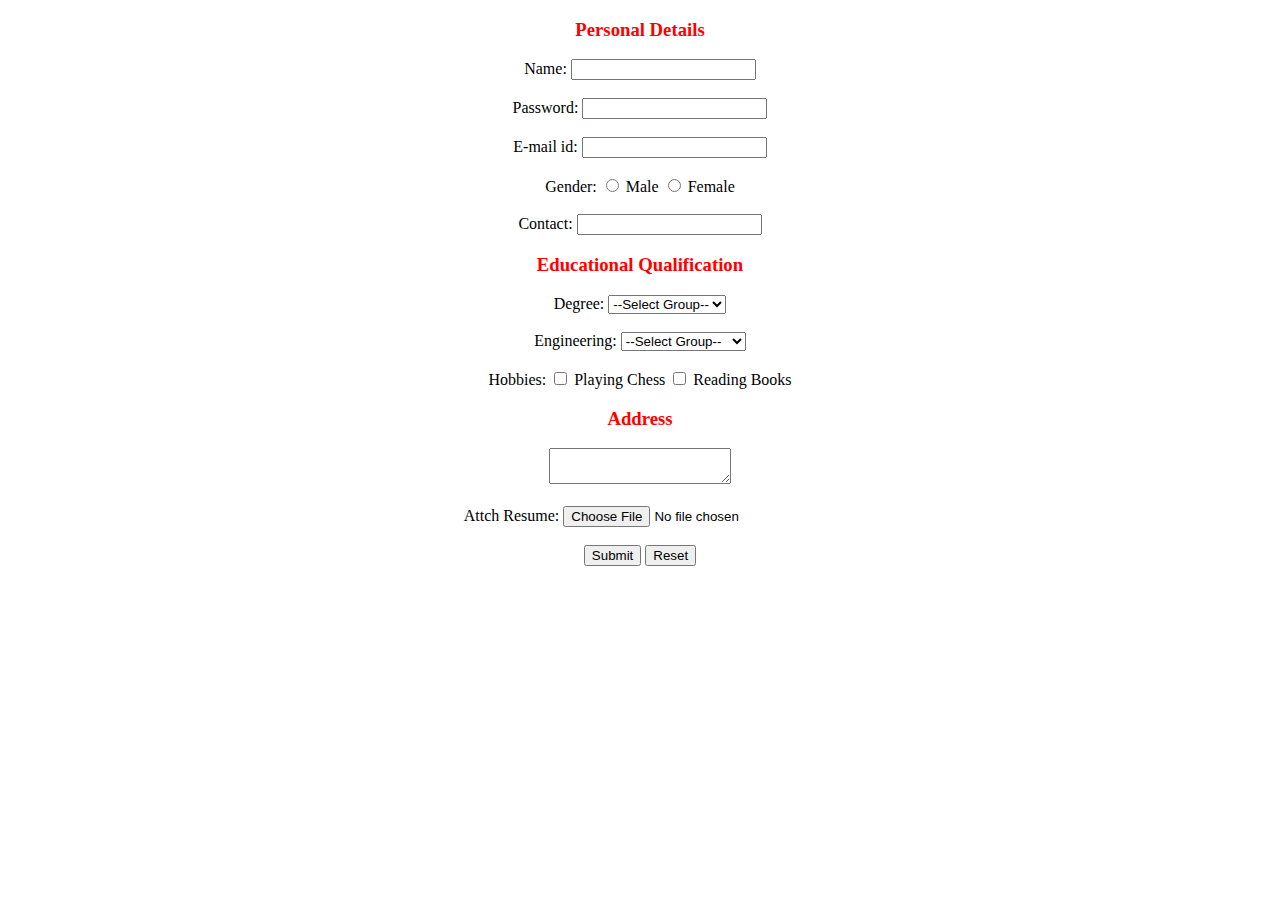
<file: form.html>
<!DOCTYPE html>
<html lang="en">
<head>
    <meta charset="UTF-8">
    <meta name="viewport" content="width=device-width, initial-scale=1.0">
    <title>My form</title>
</head>
<body>
    <h3 style="color:red;text-align:center;">Personal Details</h3>
    <form style="text-align:center;">
        <label for="name">Name:</label>
        <input type="text" id="name">
        <br><br>
        <label for="pass">Password:</label>
        <input type="password" id="pass" required>
        <br><br>
        <label for="mail">E-mail id:</label>
        <input type="email" id="mail" required>
        <br><br>
        <label>Gender:</label>
        <input type="radio" id="r1" name="gender">
        <label for="r1">Male</label>
        <input type="radio" id="r2" name="gender">
        <label for="r2">Female</label>
        <br><br>
        <label for="contact">Contact:</label>
        <input type="number" id="contact">
        <br>
        <h3 style="color:red;text-align:center;">Educational Qualification</h3>
        <label for="">Degree:</label>
        <select>
            <option>--Select Group--</option>
            <option>BSc CS</option>
            <option>BSc Maths</option>
            <option>BA English</option>
            <option>BCA</option>
        </select>
        <br><br>
        <label for="">Engineering:</label>
        <select>
            <option>--Select Group--</option>
            <option>Btech CS</option>
            <option>Btech Electronics</option>
            <option>Btech Robotics</option>
            <option>Btech Mechanics</option>
        </select>
        <br><br>
        <label for="">Hobbies:</label>
        <input type="checkbox" id="x1">
        <label for="x1">Playing Chess</label>
        <input type="checkbox" id="x2">
        <label for="x2">Reading Books</label>
        <br>
        <h3 style="color:red;text-align:center;">Address</h3>
        <textarea row="10" col="30"></textarea>
        <br><br>
        <label for="n1">Attch Resume:</label>
        <input type="file" id="n1" required>
        <br><br>
        <input type="Submit">
        <input type="Reset">
    </form> 
</body>
</html>
</file>
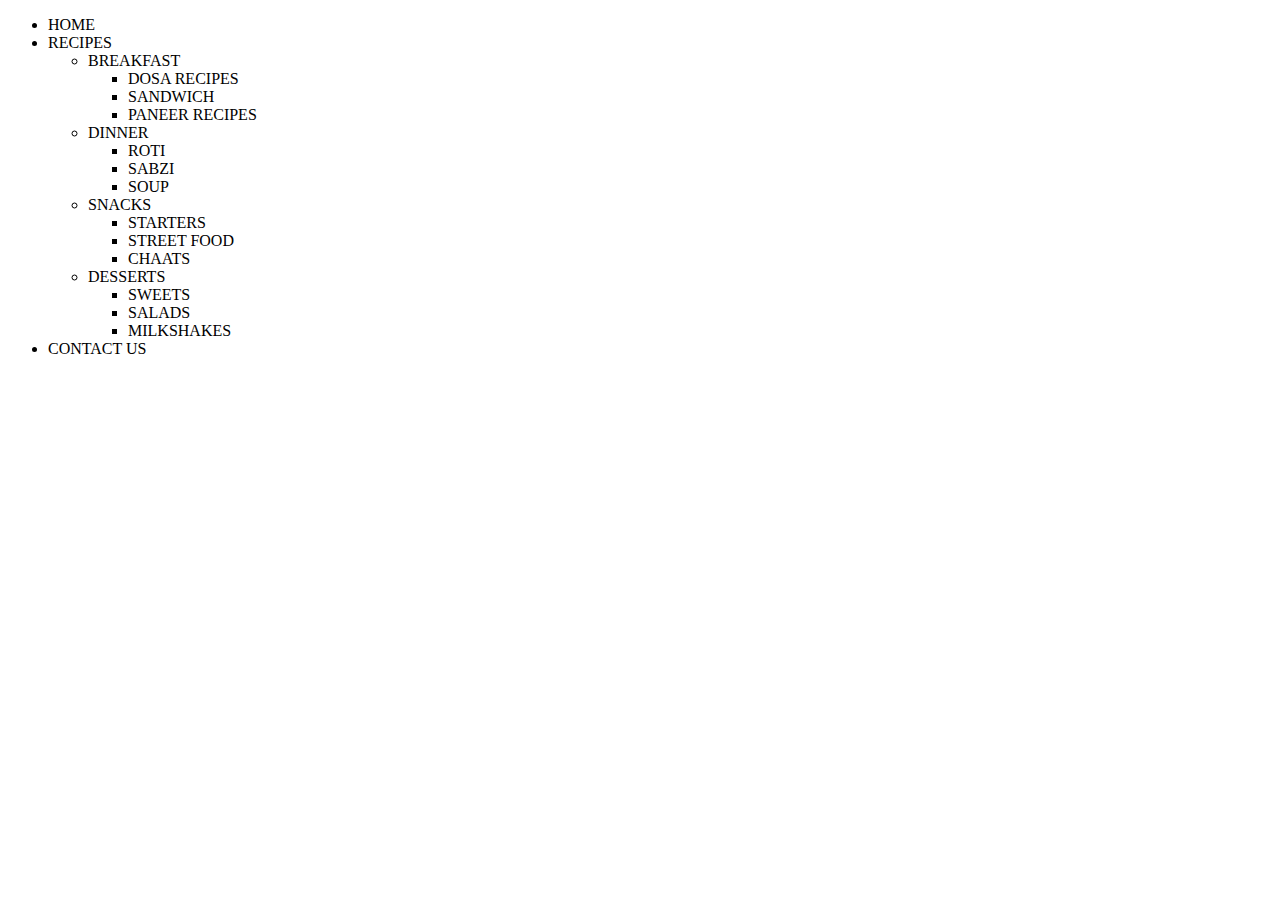
<file: list.html>
<!DOCTYPE html>
<html lang="en">
<head>
    <meta charset="UTF-8">
    <meta name="viewport" content="width=device-width, initial-scale=1.0">
    <title>my list</title>
</head>
<body>
    <ul>
        <li>HOME</li>
        <li>RECIPES</li>
        <ul>
            <li>BREAKFAST</li>
            <ul>
            <li>DOSA RECIPES</li>
            <li>SANDWICH</li>
            <li>PANEER RECIPES</li>
            </ul>
            <li>DINNER</li>
            <ul>
                <li>ROTI</li>
                <li>SABZI</li>
                <li>SOUP</li>
            </ul>
            <li>SNACKS</li>
            <ul>
                <li>STARTERS</li>
                <li>STREET FOOD</li>
                <li>CHAATS</li>
            </ul>
            <li>DESSERTS</li>
            <ul>
                <li>SWEETS</li>
                <li>SALADS</li>
                <li>MILKSHAKES</li>
            </ul>
        </ul>
        <li>CONTACT US</li>
    </ul>
</body>
</html>
</file>
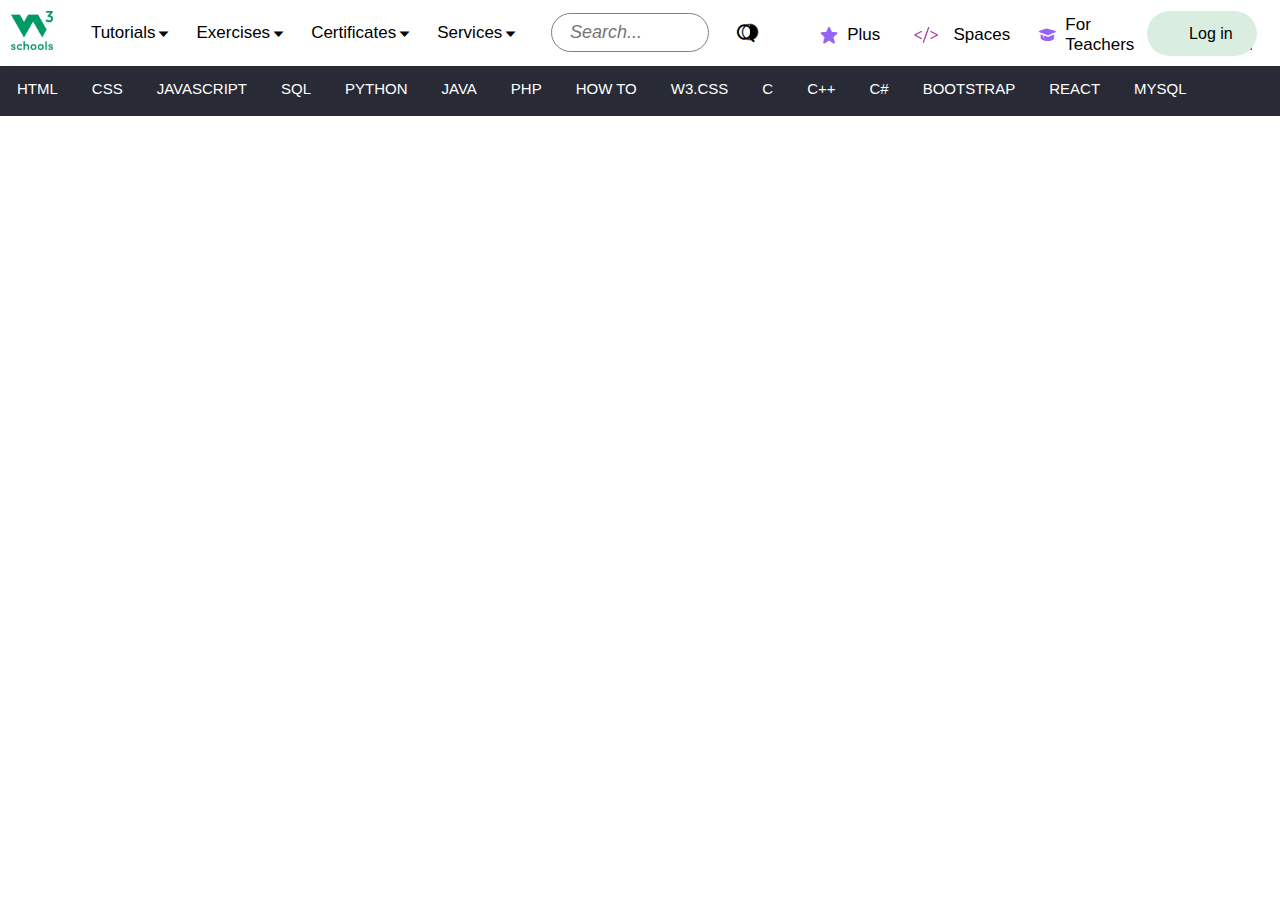
<file: w3school.html>
<!DOCTYPE html>
<html lang="en">
<head>
    <meta charset="UTF-8">
    <meta name="viewport" content="width=device-width, initial-scale=1.0">
    <title>W3 School</title>
    <link rel="stylesheet" href="./w3.css">
    <link href='https://unpkg.com/boxicons@2.1.4/css/boxicons.min.css' rel='stylesheet'>
</head>
<body>
    <nav>
        <img id="w3" src="[data-uri]">
        <div class="arrow">
            <div>
                <p>Tutorials</p>
                <i class='bx bx-caret-down'></i>
            </div>
            <div>
                <p>Exercises</p>
                <i class='bx bx-caret-down'></i>
            </div>
            <div>
                <p>Certificates</p>
                <i class='bx bx-caret-down'></i>
            </div>
            <div>
                <p>Services</p>
                <i class='bx bx-caret-down'></i>
            </div>
        </div>
        <div class="search">
            <input type="text" placeholder="&nbsp Search...">
            <i class='bx bx-search' ></i>
        </div>
        <img id="crcle" src="Icons/circle.png">
        &nbsp
        <div class="star">
            <i class='bx bxs-star' ></i>
            <p>Plus</p>
        </div>
        <div class="tag">
            <img src="Icons/tag.png">
            <p>Spaces</p>
        </div>
        <div class="cap">
            <i class='bx bxs-graduation'></i>
            <p>For Teachers</p>
        </div>
        <div class="cart">
            <i class='bx bx-cart-alt'></i>
            <p>Get Certified</p>
        </div>
        <div class="button">
            <button>Sign Up</button>
            <button>&nbsp &nbsp Log in</button>
        </div>
    </nav>
    <div class="first">
        <ul>
            <li>HTML</li>
            <li>CSS</li>
            <li>JAVASCRIPT</li>
            <li>SQL</li>
            <li>PYTHON</li>
            <li>JAVA</li>
            <li>PHP</li>
            <li>HOW TO</li>
            <li>W3.CSS</li>
            <li>C</li>
            <li>C++</li>
            <li>C#</li>
            <li>BOOTSTRAP</li>
            <li>REACT</li>
            <li>MYSQL</li>
            <li>JQUERY</li>
            <li>EXCEL</li>
            <li>XML</li>
            <li>DJANGO</li>
            <li>NUMPY</li>
            <li>PAN</li>
        </ul>
    </div>
</body>
</html>
</file>
<file: calculator/calc.css>
body{
    background-color:rgb(95, 181,160);
    padding:0;
    margin:0;
    display:flex;
    justify-content:center;
    align-items: center;
    height:100vh;
}
.container{
    background-color:rgba(0, 0, 0, 0.527);
    height:690px;
    width:450px;
    border-radius:15px;
    border:7px solid black;
    border-top: 0px;
    border-right:0px;
    box-shadow:rgba(90, 155, 160, 0.678) -10px 10px 0px 0px;
}
#display{
    width:392px;
    height:110px;
    background-color: #0d1117;
    border:4px solid black;
    border-radius:12px;
    margin:20px;
    color:white;
    font-size:100px;
    font-weight:500;
    text-align:right;
    padding-right:10px;
    overflow: hidden;
}
.fr,.sec,.trd,.fou{
    display:flex;
    justify-content:space-around;
    padding:10px;
}
.one,.two,.three,.four,.five,#seven{
    height:60px;
    width:70px;
    border-radius:12px;
    box-shadow:black -2px 2px 3px 3px;
    font-size:32px;
    color:white;
    font-weight:500;
    justify-content:center;
    display:flex;
    align-items:center;
}
.sec div:nth-child(2){
    padding-top:18px;
    height:47px;
}
.sec,.trd,.fou{
    padding:12px;
}
.two,.three,.four,.five,#seven{
    height:65px;
    width:90px;
    font-size:40px;
}
.fif,.zero{
    display:flex;
    justify-content:space-between;
    gap:18;
}
.last{
    display:flex;
    padding:12px;
    justify-content:space-between;
    gap:0.1rem;
    padding:10px;
    padding-right:22px;
    padding-left:22px;
}
#six{
    width:195px;
    height:65;
    border-radius:12px;
    box-shadow:black -2px 2px 3px 3px;
    color:white;
    font-weight:500;
    font-size:40px;
    display:flex;
    justify-content: center;
    align-items: center;
}
#plus{
    width:85px;
    height:145px;
    box-shadow:black -2px 2px 3px 3px;
    border-radius:12px;
    display:flex;
    justify-content:center;
    align-items:center;
    font-size:40px;
    font-weight:500;
    color:white;
}
.dc{
    width:300px;
    height:150px;
    display:flex;
    flex-direction:column;
    justify-content:space-between;
    gap:1rem;
}
:is(.one,.two,.three,.four,.five,#six,#seven,#plus):active{
    transform:scale(0.9);
}
:is(.one,.two,.three,.four,.five,#six,#seven,#plus):hover{
    cursor:pointer;
}
</file>
<file: easemytrip/emt.css>
body{
    margin:0;
    padding:0;
    font-family: 'poppins' ,sans-serif ;
}
header{
    display:flex;
    justify-content:center;
    align-items:center;
    width:100%;
    height:75px;
    gap:1.3rem;
    margin:0;
}
header img{
    height:75px;
    width:150px;
}
.empty{
    width:250px;
    background-color: white;
}
.same{
    display:flex;
    flex-direction: column;
    line-height:1%;
}
.same a{
    font-size:13px;
    font-weight:500;
    color:black;
    text-decoration: none;
    padding-top:0.5rem;
}
.same p{
    font-size:10.5px;
    font-weight:200;
    color:#2d2d2d;
}
.same div{
    display:flex;
    gap:0.3rem;
}
.same div img{
    height:16px;
    width:16px;
}
.first{
    display:flex;
    justify-content:space-evenly;
}
.diff{
    padding-top:0.3rem;
    line-height: 13%;
    display:flex;
    flex-direction:column;
}
.diff .first img{
    height:13px;
    width:13px;
    padding-top:0.3rem;
}
.first img:nth-child(3){
    height:17px;
    width:17px;
    padding-top:0.2rem;
}
.first img:nth-child(2){
    padding-top:0.45rem;
}
.first p{
    font-size:12px;
}
.diff button{
    border-radius:40px;
    color:white;
    background-color:#2196f3;
    font-weight:600;
    font-size:13px;
    border:0;
    padding:0.4rem 0.9rem;
}
hr{
    position:relative;
    top:-7px;
    color:gray;
    opacity:0.5;
}
.second{
    display:flex;
    justify-content: center;
    gap:1.3rem;
    width:100%;
    height:40px;
    margin: 0;
}
.emp{
    width:125px;
}
.plane{
    display:flex;
    justify-content: center;
    gap:0.5rem;
}
.plane img{
    height:25px;
    width:25px;
    padding-top:-1.2rem;
}
.plane span{
    padding-top:0.3rem;
    color: #404040;
    font-weight: 500;
}
.bg{
    background-color:#e2f2ff ;
    height:36px;
    width:110px;
    border-radius:3px;
    margin-top:0;
    text-align: center;
}
.blue{
    display: flex;
    flex-direction: column;
    justify-content: center;
    align-items: center;;
    width:100%;
    background-color:#2f81ed;
    background-image: linear-gradient(to right, #2F80ED, #56CCF2);
    height:270px;
    gap:1rem;
}
.one{
    display:flex;
    justify-content:space-between;
    width:100%;
    height:40px;
    width:1207px;
}
.trip{
    display:flex;
    justify-content: space-between;
    width:260px;
}
.trip p{
    font-size:14px;
    color:#cad5f5;
    font-weight:600;
}
.trip p:nth-child(1){
    color:#1876a2;
    background-color: white;
    border-radius:20px;
    text-align:center;
    width:95px;
    padding:2px 0px 0.5px 0px;
    height:19px;
}
.h2{
    font-size:16px;
    color:white;
    font-weight:600;
    display:flex;
    justify-content:center;
    align-items: center;
}
.delhi{
    display:flex;
    height:90px;
    background-color: white;
    border-radius:6px;
    width:1207px;
    gap:1.5rem;
    box-shadow:  rgba(49, 144, 140, 0.75) 4px 4px 4px;
}
.search{
    border-right:0.1px solid rgba(138, 138, 138, 0.288);
}
.uy{
    border:0;
}
.search{
    padding:0.6rem;
    line-height:60%;
}
.search1{
    width:12%;
    background-color:#ef6614;
    display:flex;
    justify-content:center;
    align-items: center;
    font-size:18px;
    color:white;
    font-weight:600;
    border-radius:0px 6px 6px 0px;
    border-right:2px solid #ef6614;
}
.delhi .search span{
    color:gray;
    font-size:12px;
}
.delhi .search p{
    font-size:12px;
    color:rgb(80,80,80);
}
.search img{
    height:14px;
    width:14px;
}
.feb , .arr , .round{
    display:flex;
    justify-content:space-between;
    height:20px;
}
.feb , .arr{
    display:flex;
    justify-content:space-between;
    height:38px;
}
.book h4{
    font-size:14px;
    color:gray;
    font-weight:400;
}
.delhi .search img{
    padding-top:1rem;
    height:15px;
    width:15px;
}
.round img{
    padding-left:0.7rem;
    opacity: 0.3;
}
.feb img{
    padding-left:2rem;
    opacity: 0.3;
}
.feb h5{
    padding-left:0.3rem;
}
.arr {
    justify-content: space-evenly;
}
.force label{
    color:white;
    font-weight:500;
    font-size: 16px;
}
.force{
    display:flex;
    justify-content:center;
    gap:0.7rem;
    width:1207px;
    margin-left:-60px;
}
#just{
    width:600px;
}
.force input{
    appearance:none;
    height:16px;
    width:16px;
    border:1px solid white;
    border-radius:50%;
}
.off, #top{
    text-align:center;
    padding-top:20px;
    font-weight:800;
    font-size:37px;
}
#rout, #bv{
    display:flex;
    justify-content:center;
    gap:0.5rem;
}
#rout img, #bv img{
    height:28px;
    width:35px;
    margin-top:70px;
}
.pink{
    display:flex;
    justify-content: center;
    align-items:center;
    gap:2rem;
    height:40px;
}
.pink li{
    list-style-type: none;
    float: left;
    font-size:18px;
}
.pink div{
    background-color: #eb3465;
    border-radius: 50%;
    height:7px;
    width:7px;
    position:absolute;
    right:349px;
    top:555px;
}
.pink li:nth-child(1){
    background-color:#2196f3;
    color:white;
    font-weight:650;
    border-radius:20px;
    padding:0.3rem 0.6rem 0.3rem 0.6rem;
}
.three{
    display:flex;
    justify-content: center;
    gap:0.5rem;
}
.code ,.last div, .kumbh ,.pay{
    display:flex;
    justify-content: space-between;
}
.three span{
    color:gray;
}
.kumbh{
    gap:2rem;
}
.flight, .mela, .air{
    background: linear-gradient(180deg, rgb(255 255 255) 8%, rgb(250 253 255) 100%);
    padding: 10px;
    box-shadow: 0 0 7px rgb(0 -1 6 / 6%) inset;
    margin: 10px 0;
    border-radius: 15px;
    border: 1px solid #F5F5F5;
    line-height: 100%;
}
:is(.code, .kumbh, .pay) img{
    height:160px;
    width:130px;
    border-radius:40% 40% 0 0;
    padding-top:0.9rem;
    padding-right:0.6rem;

}
.last{
    background-color:rgb(0, 130, 255);
    border:1px dashed white;
    line-height:0.2px;
    color:white;
    padding-top:0.5rem;
    border-radius: 5px;
    width:122px;
    height:38px;
}
.last span{
    color:white;
    position:relative;
    top:5px;
}
.last div{
    justify-content: center;
    display:flex;
    gap:0.6rem;
}
.last div i{
    padding-top:1rem;
    font-size:14px;
    font-weight:300;
    opacity: 0.6;
}
.last span{
    font-size:13px;
    padding-left:0.8rem;
    padding-top:0.6rem;
}

.last img{
    height:15px;
    width:10px;
}
.fr{
    line-height:7px;
}
.three p{
    font-size:16px;
    font-weight:500;
    line-height:18px;
}
.last p{
    font-weight:600;
}
.code{
    background-image:linear-gradient(to right, #2F80ED, #56CCF2);
    border-radius:8px;
    padding-left:0.8rem;
}
.code h3, .code h1{
    color:white;
}
#ty{
    height:20px;
}
.kumbh{
    background-image:linear-gradient(to right, rgb(0, 128, 100), #56CCF2);
    border-radius:8px;
    padding-left:0.8rem;
    color:white;
}
.pay{
    background-image:linear-gradient(to right, #ef5914, #f2c856);
    border-radius:8px;
    padding-left:0.8rem;
    color:white;
}
#view{
    color:white;
    background-color:#2f81ed;
    font-weight:550;
    border-radius:20px;
    width:130px;
    text-align:center;
    padding:0.5rem 0.6rem 0.5rem 0.6rem;
    margin-left:700px;
}
.app{
    display: flex;
    justify-content:center;
    gap:1.7rem;
}
.ref{
    display:flex;
    justify-content: center;
    gap:1.5rem;
    color:white;
    background-image: linear-gradient(to right, rgb(118, 198, 245), rgb(98, 172, 235), rgb(49, 210, 194), rgb(18, 194, 159));
    border-radius:10px;
    height:130px;
    line-height:30%;
    width:900px;
}
.ref span{
    font-size:16px;
    font-weight:400;
}
.ref li{
    list-style-type:circle;
    line-height:140%;
}
#wd{
    height:130px;
    width:330px;
    border-radius:10px;
}
.ref img:nth-child(1){
    padding-left:1rem;
    height:75px;
    width:100px;
    padding-top:2rem;
}
.tc{
    display:flex;
    flex-direction: column;
    gap:0.5rem;
}
.tc span{
    color:white;
    font-weight:500;
    font-size:12px;
    padding-left:1rem;
}
#rt{
    height:65px;
    width:80px;
}
.maa{
    display:flex;
    flex-direction:column;
    justify-content:center;
    gap:3.5rem;
    height:400px;
    width:1260px;
    margin-left:240px;
}
.maa img{
    height:70px;
    width:70px;
    border-radius:10px;
}
.fs{
    display:flex;
    justify-content:center;
    height:70px;
}
.fin{
    width:500px;
    display:flex;
    gap:0.7rem;
}
.fin p{
    font-size:23px;
}
.fin span{
    font-size:18px;
    color: #2f91ed;
    font-weight:600;
}
.fin div{
    display:flex;
    flex-direction:column;
    justify-content: center;
    height:40px;
    line-height:14px;

}
.fin i{
    transform:rotate(90deg);
    font-size:17px;
}
.at{
    display:flex;
    justify-content:center;
    gap:2rem;
    margin-top:40px;
    width:1200px;
    height:85px;
    margin-left:190px;
}
.xx{
    display:flex;
    justify-content: flex-start;
    gap:2rem;
    width:550px;
    border-radius:25px 5px 5px 5px;
    box-shadow: 0 0 7px rgb(0 -1 6 / 6%);
    border: 1px solid #F5F5F5;
}
.rem span{
    font-size:14px;
    line-height:20px;
    color:rgb(60, 60, 60)
}
.hy{
    width:590px;
    gap:2rem;
}
.rem p{
    font-size:16px;
    font-weight:600;
}
.at .rem a{
    font-size:15px;
    text-decoration: none;
    color:#2f91ed;
}
.rem{
    display:flex;
    flex-direction:column;
    flex:1;
    line-height:7px;
}
.at img{
    height:30px;
    width:40px;
    padding-top:1.5rem;
    background-color:#e2f2ff;
    border-radius:5px 0px 100px 0px;
    padding:1.7rem;
}
#gh{
    height:60px;
}
</file>
<file: ubereats/style.css>
*{
    font-family: UberMoveText , system-ui, "Helvetica Neue" , Helvetica, Arial , sans-serif;
    margin:0;
    padding:0;
}
header{
    display:flex;
    justify-content:space-between;
    height:50px;
    margin-top:0.5rem;
    position:absolute;
    width:100%;
}
.authbutton{
    display:flex;
    align-items:center;
    gap:1rem;
    margin-right:1.5rem;
}
.logo{
    display:flex;
    justify-content:center; 
    padding:0.7rem;
    gap:1.3rem;
    margin-left:1rem;
}
.logo p{
    font-size:25px;
    font-weight:600;
    cursor:pointer;
}
.logo span{
    font-weight:750;
    cursor:pointer;
}
.logo p:nth-child(1):hover::before{
    cursor:pointer;
}
.authbutton button{
    padding:9px 15px;
    border-radius:18px;
    border:0;
    cursor:pointer;
    font-size:15px;
    font-weight:450;
}
.authbutton button:nth-child(1){
    background-color: white;
    color:Black;
}
.authbutton button:nth-child(2){
    background-color:Black;
    color:white;
}
.authbutton button:nth-child(1):hover{
    background-color:ghostwhite;
}
.authbutton button:nth-child(2):hover{
    background-color: rgba(100, 100, 100, 0.836)
}
.banner{
    background-image:url('./image.jpg');
    height:100vh;
    width:100vw;
    background-size: cover;
}
.search-container{
    position:absolute;
    top:380px;
    left:40px;
}
.search-container h1{
    font-size:56px;
}
.search-inputs{
    display:flex;    
    padding-top:3rem;
    gap:0.6rem;
    width:100%;
}
.search-inputs div:nth-child(1){
    display:flex;
    justify-content:space-around;
    width:554px;
    background-color:white;
    border:0;
}
.search-inputs div{
   cursor:default;
   font-size:20px;
   font-weight:500px;
}
.search-inputs input{
    flex:1;
    padding:1.1rem;
    outline:0;
    border:0;
    font-size:18px;
    font-weight:600;
    padding-left:36px;
}
.search-inputs input:focus{
    border-bottom: 4px solid midnightblue;
}
select{
    padding:1.1rem;
    border:0;
    outline:0;
    font-size:20px;
    max-width:220px;
    font-weight:500;
}
i{
    font-size:22px;
    position: absolute;
    top:142px; 
}
option{
    font-size:20px;
    font-weight:500;
}
option:hover{
    background-color:white;
}
.search-inputs button{
    background-color:black;
    color:white;
    border-radius:10px;
    padding:1rem;
    font-size:20px;
    width:150px;
    padding:1.1rem;
    font-weight:550;
    border:0;
}
.search-inputs button:hover{
    background-color: rgb(100,100,100,0.836);
}
.sign{
    position:absolute;
    top:585px;
    left:40px;
}
.sign p{
    font-size:18px;
    font-weight:500;
}
.sign a{
    color:black;
    font-size:16px;
    font-weight:500;
}
.img{
    display:flex;
    justify-content:space-around;
    margin-top:5rem;
}
img{
    height:330px;
    width:500px;
}
.feed,.your,.uber{
    display:flex;
    flex-direction:column;
    gap:0.6rem;
}
:is(.feed,.your,.uber) a:nth-child(2){
    font-size:32px;
    text-decoration:none;
    color:black;
    font-weight:670;
}
:is(.feed,.your,.uber) a:nth-child(3){
    color:black;
    font-size:20px;
    font-weight:600;
}
#city{
    margin-top:130px;
    margin-left:45px;
}
</file>
<file: calc.css>
body{
    background-color:rgb(95, 181,160);
    padding:0;
    margin:0;
    display:flex;
    justify-content:center;
    align-items: center;
    height:100vh;
}
.container{
    background-color:rgba(0, 0, 0, 0.527);
    height:690px;
    width:450px;
    border-radius:15px;
    border:7px solid black;
    border-top: 0px;
    border-right:0px;
    box-shadow:rgba(90, 155, 160, 0.678) -10px 10px 0px 0px;
}
#display{
    width:392px;
    height:110px;
    background-color: #0d1117;
    border:4px solid black;
    border-radius:12px;
    margin:20px;
    color:white;
    font-size:100px;
    font-weight:500;
    text-align:right;
    padding-right:10px;
    overflow: hidden;
}
.fr,.sec,.trd,.fou{
    display:flex;
    justify-content:space-around;
    padding:10px;
}
.one,.two,.three,.four,.five,#seven{
    height:60px;
    width:70px;
    border-radius:12px;
    box-shadow:black -2px 2px 3px 3px;
    font-size:32px;
    color:white;
    font-weight:500;
    justify-content:center;
    display:flex;
    align-items:center;
}
.sec div:nth-child(2){
    padding-top:18px;
    height:47px;
}
.sec,.trd,.fou{
    padding:12px;
}
.two,.three,.four,.five,#seven{
    height:65px;
    width:90px;
    font-size:40px;
}
.fif,.zero{
    display:flex;
    justify-content:space-between;
    gap:18;
}
.last{
    display:flex;
    padding:12px;
    justify-content:space-between;
    gap:0.1rem;
    padding:10px;
    padding-right:22px;
    padding-left:22px;
}
#six{
    width:195px;
    height:65;
    border-radius:12px;
    box-shadow:black -2px 2px 3px 3px;
    color:white;
    font-weight:500;
    font-size:40px;
    display:flex;
    justify-content: center;
    align-items: center;
}
#plus{
    width:85px;
    height:145px;
    box-shadow:black -2px 2px 3px 3px;
    border-radius:12px;
    display:flex;
    justify-content:center;
    align-items:center;
    font-size:40px;
    font-weight:500;
    color:white;
}
.dc{
    width:300px;
    height:150px;
    display:flex;
    flex-direction:column;
    justify-content:space-between;
    gap:1rem;
}
:is(.one,.two,.three,.four,.five,#six,#seven,#plus):active{
    transform:scale(0.9);
}
:is(.one,.two,.three,.four,.five,#six,#seven,#plus):hover{
    cursor:pointer;
}
</file>
<file: emt.css>
body{
    margin:0;
    padding:0;
    font-family: 'poppins' ,sans-serif ;
}
header{
    display:flex;
    justify-content:center;
    align-items:center;
    width:100%;
    height:75px;
    gap:1.3rem;
    margin:0;
}
header img{
    height:75px;
    width:150px;
}
.empty{
    width:250px;
    background-color: white;
}
.same{
    display:flex;
    flex-direction: column;
    line-height:1%;
}
.same a{
    font-size:13px;
    font-weight:500;
    color:black;
    text-decoration: none;
    padding-top:0.5rem;
}
.same p{
    font-size:10.5px;
    font-weight:200;
    color:#2d2d2d;
}
.same div{
    display:flex;
    gap:0.3rem;
}
.same div img{
    height:16px;
    width:16px;
}
.first{
    display:flex;
    justify-content:space-evenly;
}
.diff{
    padding-top:0.3rem;
    line-height: 13%;
    display:flex;
    flex-direction:column;
}
.diff .first img{
    height:13px;
    width:13px;
    padding-top:0.3rem;
}
.first img:nth-child(3){
    height:17px;
    width:17px;
    padding-top:0.2rem;
}
.first img:nth-child(2){
    padding-top:0.45rem;
}
.first p{
    font-size:12px;
}
.diff button{
    border-radius:40px;
    color:white;
    background-color:#2196f3;
    font-weight:600;
    font-size:13px;
    border:0;
    padding:0.4rem 0.9rem;
}
hr{
    position:relative;
    top:-7px;
    color:gray;
    opacity:0.5;
}
.second{
    display:flex;
    justify-content: center;
    gap:1.3rem;
    width:100%;
    height:40px;
    margin: 0;
}
.emp{
    width:125px;
}
.plane{
    display:flex;
    justify-content: center;
    gap:0.5rem;
}
.plane img{
    height:25px;
    width:25px;
    padding-top:-1.2rem;
}
.plane span{
    padding-top:0.3rem;
    color: #404040;
    font-weight: 500;
}
.bg{
    background-color:#e2f2ff ;
    height:36px;
    width:110px;
    border-radius:3px;
    margin-top:0;
    text-align: center;
}
.blue{
    display: flex;
    flex-direction: column;
    justify-content: center;
    align-items: center;;
    width:100%;
    background-color:#2f81ed;
    background-image: linear-gradient(to right, #2F80ED, #56CCF2);
    height:270px;
    gap:1rem;
}
.one{
    display:flex;
    justify-content:space-between;
    width:100%;
    height:40px;
    width:1207px;
}
.trip{
    display:flex;
    justify-content: space-between;
    width:260px;
}
.trip p{
    font-size:14px;
    color:#cad5f5;
    font-weight:600;
}
.trip p:nth-child(1){
    color:#1876a2;
    background-color: white;
    border-radius:20px;
    text-align:center;
    width:95px;
    padding:2px 0px 0.5px 0px;
    height:19px;
}
.h2{
    font-size:16px;
    color:white;
    font-weight:600;
    display:flex;
    justify-content:center;
    align-items: center;
}
.delhi{
    display:flex;
    height:90px;
    background-color: white;
    border-radius:6px;
    width:1207px;
    gap:1.5rem;
    box-shadow:  rgba(49, 144, 140, 0.75) 4px 4px 4px;
}
.search{
    border-right:0.1px solid rgba(138, 138, 138, 0.288);
}
.uy{
    border:0;
}
.search{
    padding:0.6rem;
    line-height:60%;
}
.search1{
    width:12%;
    background-color:#ef6614;
    display:flex;
    justify-content:center;
    align-items: center;
    font-size:18px;
    color:white;
    font-weight:600;
    border-radius:0px 6px 6px 0px;
    border-right:2px solid #ef6614;
}
.delhi .search span{
    color:gray;
    font-size:12px;
}
.delhi .search p{
    font-size:12px;
    color:rgb(80,80,80);
}
.search img{
    height:14px;
    width:14px;
}
.feb , .arr , .round{
    display:flex;
    justify-content:space-between;
    height:20px;
}
.feb , .arr{
    display:flex;
    justify-content:space-between;
    height:38px;
}
.book h4{
    font-size:14px;
    color:gray;
    font-weight:400;
}
.delhi .search img{
    padding-top:1rem;
    height:15px;
    width:15px;
}
.round img{
    padding-left:0.7rem;
    opacity: 0.3;
}
.feb img{
    padding-left:2rem;
    opacity: 0.3;
}
.feb h5{
    padding-left:0.3rem;
}
.arr {
    justify-content: space-evenly;
}
.force label{
    color:white;
    font-weight:500;
    font-size: 16px;
}
.force{
    display:flex;
    justify-content:center;
    gap:0.7rem;
    width:1207px;
    margin-left:-60px;
}
#just{
    width:600px;
}
.force input{
    appearance:none;
    height:16px;
    width:16px;
    border:1px solid white;
    border-radius:50%;
}
.off, #top{
    text-align:center;
    padding-top:20px;
    font-weight:800;
    font-size:37px;
}
#rout, #bv{
    display:flex;
    justify-content:center;
    gap:0.5rem;
}
#rout img, #bv img{
    height:28px;
    width:35px;
    margin-top:70px;
}
.pink{
    display:flex;
    justify-content: center;
    align-items:center;
    gap:2rem;
    height:40px;
}
.pink li{
    list-style-type: none;
    float: left;
    font-size:18px;
}
.pink div{
    background-color: #eb3465;
    border-radius: 50%;
    height:7px;
    width:7px;
    position:absolute;
    right:349px;
    top:555px;
}
.pink li:nth-child(1){
    background-color:#2196f3;
    color:white;
    font-weight:650;
    border-radius:20px;
    padding:0.3rem 0.6rem 0.3rem 0.6rem;
}
.three{
    display:flex;
    justify-content: center;
    gap:0.5rem;
}
.code ,.last div, .kumbh ,.pay{
    display:flex;
    justify-content: space-between;
}
.three span{
    color:gray;
}
.kumbh{
    gap:2rem;
}
.flight, .mela, .air{
    background: linear-gradient(180deg, rgb(255 255 255) 8%, rgb(250 253 255) 100%);
    padding: 10px;
    box-shadow: 0 0 7px rgb(0 -1 6 / 6%) inset;
    margin: 10px 0;
    border-radius: 15px;
    border: 1px solid #F5F5F5;
    line-height: 100%;
}
:is(.code, .kumbh, .pay) img{
    height:160px;
    width:130px;
    border-radius:40% 40% 0 0;
    padding-top:0.9rem;
    padding-right:0.6rem;

}
.last{
    background-color:rgb(0, 130, 255);
    border:1px dashed white;
    line-height:0.2px;
    color:white;
    padding-top:0.5rem;
    border-radius: 5px;
    width:122px;
    height:38px;
}
.last span{
    color:white;
    position:relative;
    top:5px;
}
.last div{
    justify-content: center;
    display:flex;
    gap:0.6rem;
}
.last div i{
    padding-top:1rem;
    font-size:14px;
    font-weight:300;
    opacity: 0.6;
}
.last span{
    font-size:13px;
    padding-left:0.8rem;
    padding-top:0.6rem;
}

.last img{
    height:15px;
    width:10px;
}
.fr{
    line-height:7px;
}
.three p{
    font-size:16px;
    font-weight:500;
    line-height:18px;
}
.last p{
    font-weight:600;
}
.code{
    background-image:linear-gradient(to right, #2F80ED, #56CCF2);
    border-radius:8px;
    padding-left:0.8rem;
}
.code h3, .code h1{
    color:white;
}
#ty{
    height:20px;
}
.kumbh{
    background-image:linear-gradient(to right, rgb(0, 128, 100), #56CCF2);
    border-radius:8px;
    padding-left:0.8rem;
    color:white;
}
.pay{
    background-image:linear-gradient(to right, #ef5914, #f2c856);
    border-radius:8px;
    padding-left:0.8rem;
    color:white;
}
#view{
    color:white;
    background-color:#2f81ed;
    font-weight:550;
    border-radius:20px;
    width:130px;
    text-align:center;
    padding:0.5rem 0.6rem 0.5rem 0.6rem;
    margin-left:700px;
}
.app{
    display: flex;
    justify-content:center;
    gap:1.7rem;
}
.ref{
    display:flex;
    justify-content: center;
    gap:1.5rem;
    color:white;
    background-image: linear-gradient(to right, rgb(118, 198, 245), rgb(98, 172, 235), rgb(49, 210, 194), rgb(18, 194, 159));
    border-radius:10px;
    height:130px;
    line-height:30%;
    width:900px;
}
.ref span{
    font-size:16px;
    font-weight:400;
}
.ref li{
    list-style-type:circle;
    line-height:140%;
}
#wd{
    height:130px;
    width:330px;
    border-radius:10px;
}
.ref img:nth-child(1){
    padding-left:1rem;
    height:75px;
    width:100px;
    padding-top:2rem;
}
.tc{
    display:flex;
    flex-direction: column;
    gap:0.5rem;
}
.tc span{
    color:white;
    font-weight:500;
    font-size:12px;
    padding-left:1rem;
}
#rt{
    height:65px;
    width:80px;
}
.maa{
    display:flex;
    flex-direction:column;
    justify-content:center;
    gap:3.5rem;
    height:400px;
    width:1260px;
    margin-left:240px;
}
.maa img{
    height:70px;
    width:70px;
    border-radius:10px;
}
.fs{
    display:flex;
    justify-content:center;
    height:70px;
}
.fin{
    width:500px;
    display:flex;
    gap:0.7rem;
}
.fin p{
    font-size:23px;
}
.fin span{
    font-size:18px;
    color: #2f91ed;
    font-weight:600;
}
.fin div{
    display:flex;
    flex-direction:column;
    justify-content: center;
    height:40px;
    line-height:14px;

}
.fin i{
    transform:rotate(90deg);
    font-size:17px;
}
.at{
    display:flex;
    justify-content:center;
    gap:2rem;
    margin-top:40px;
    width:1200px;
    height:85px;
    margin-left:190px;
}
.xx{
    display:flex;
    justify-content: flex-start;
    gap:2rem;
    width:550px;
    border-radius:25px 5px 5px 5px;
    box-shadow: 0 0 7px rgb(0 -1 6 / 6%);
    border: 1px solid #F5F5F5;
}
.rem span{
    font-size:14px;
    line-height:20px;
    color:rgb(60, 60, 60)
}
.hy{
    width:590px;
    gap:2rem;
}
.rem p{
    font-size:16px;
    font-weight:600;
}
.at .rem a{
    font-size:15px;
    text-decoration: none;
    color:#2f91ed;
}
.rem{
    display:flex;
    flex-direction:column;
    flex:1;
    line-height:7px;
}
.at img{
    height:30px;
    width:40px;
    padding-top:1.5rem;
    background-color:#e2f2ff;
    border-radius:5px 0px 100px 0px;
    padding:1.7rem;
}
#gh{
    height:60px;
}
</file>
<file: example.css>
body{
    margin:0;
    padding:0;
}
header{
    width:100%;
    height:50px;
    display:flex;
    justify-content: space-between;
    position: absolute;
}
.second{
    display:flex;
    justify-content:center;
    align-items: center;
    gap:1rem;
    margin-left:1rem;
    font-style:oblique;
}
.third{
    margin:1rem 1rem;
}
#fr{
    margin-top:5rem;
    border:1px solid violet;
    height:70px;
    width:350px;
    padding:0.3rem;
    outline:solid thin yellow;
    outline-offset:5px;
}
#fr:hover{
    transform:matrix(1,-0.3,0,1,0,0);
}
.j4{
    border: 10px solid transparent;
    padding: 15px;
    border-image: url('Icons/crown.png') 30% round;
}
.bv{
    height:70px;
    width:500px;
    transform:rotateX(150deg);
    background-color: pink;
    border:1px solid blue;
    /* transition:cubic-bezier(0.23, 1, 0.320, 1); */
}
#jh{
    height:70px;
    width:500px;
    background-color:cyan;
    /* transition:background-color 0.5s ease; */
}
/* img{
    clip-path:circle(50% at right);
} */
</file>
